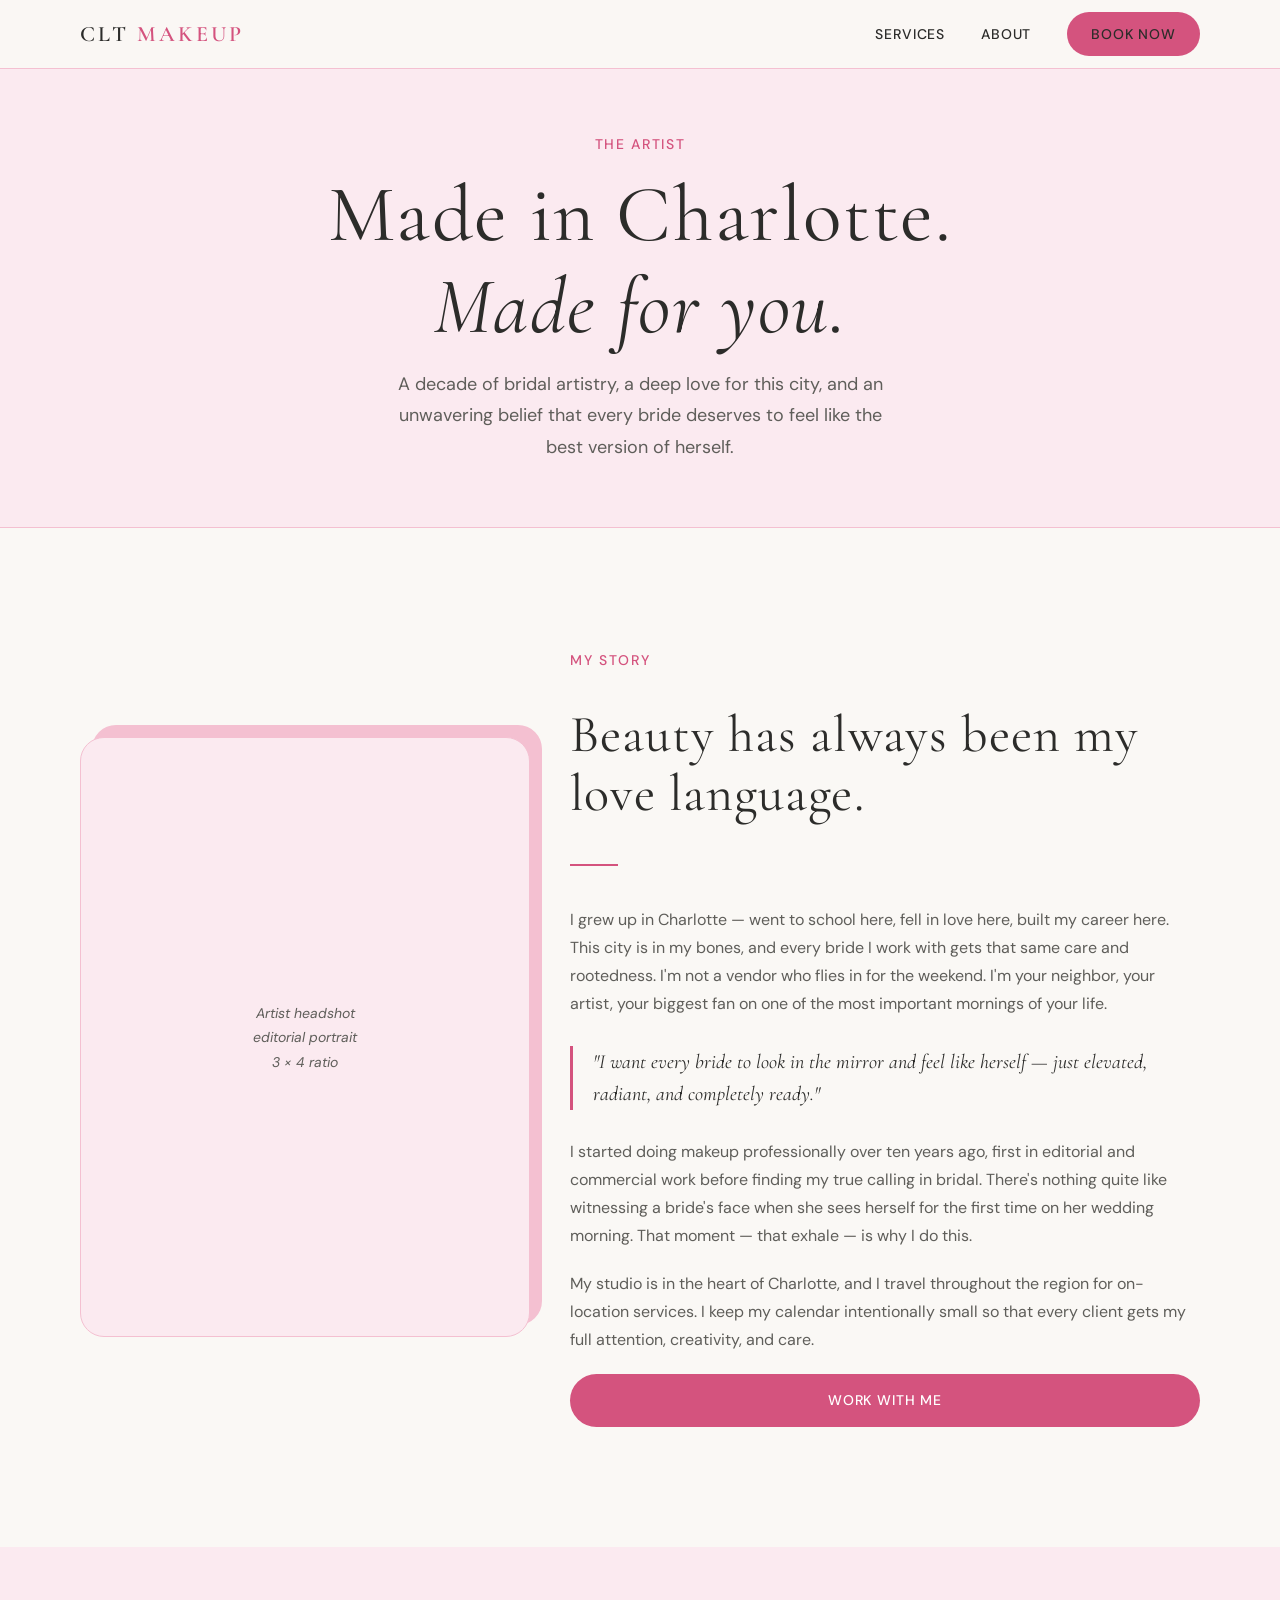
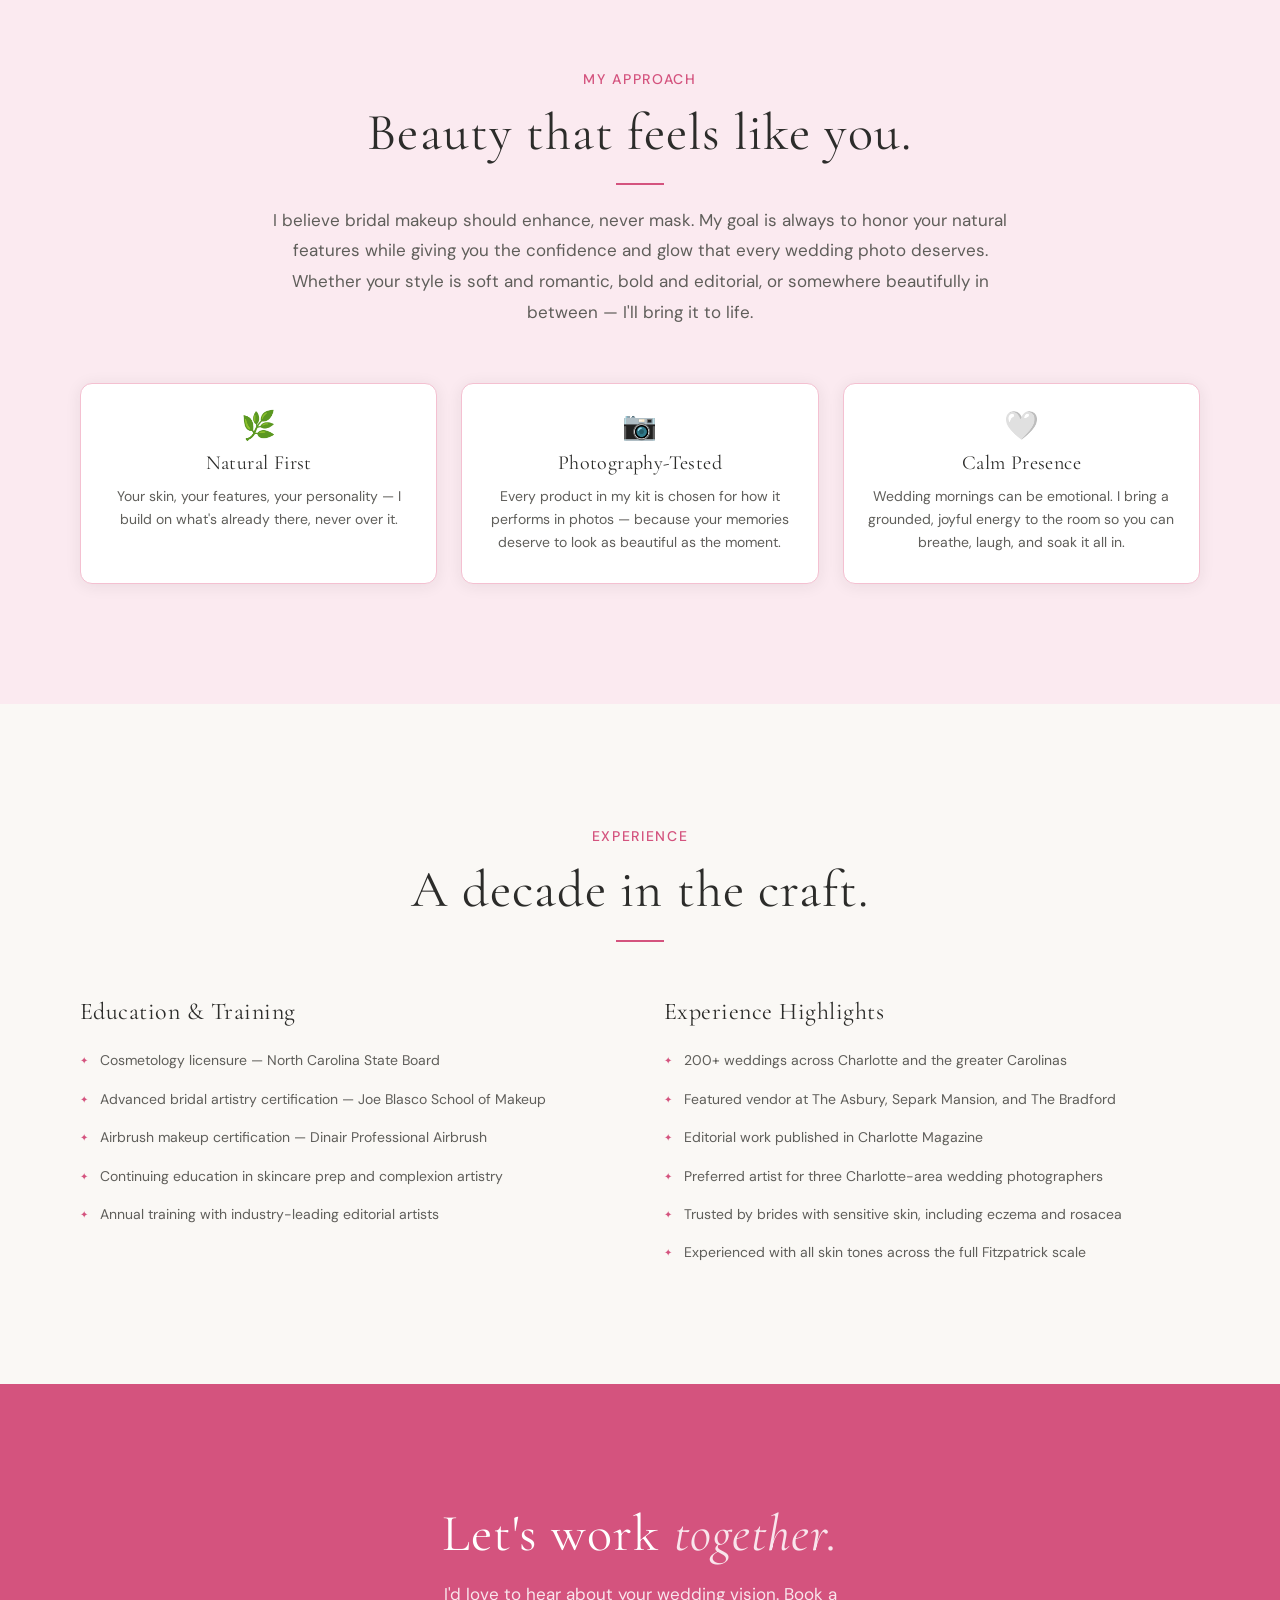
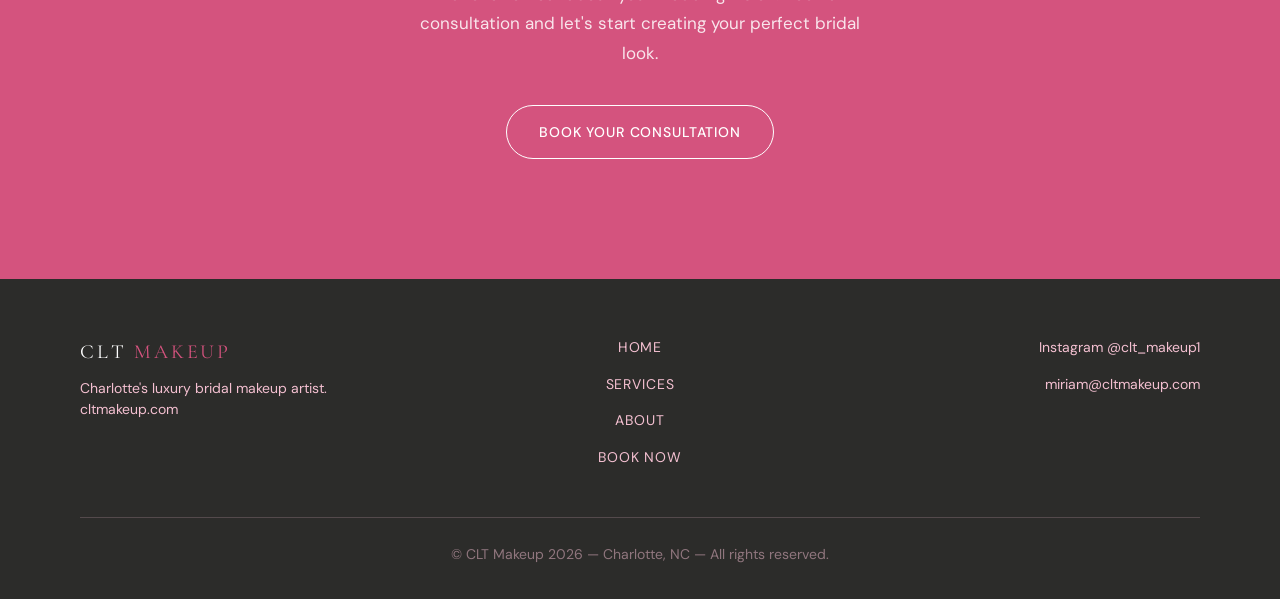
<file: about.html>
<!DOCTYPE html>
<html lang="en">
<head>
  <meta charset="UTF-8" />
  <meta name="viewport" content="width=device-width, initial-scale=1.0" />
  <meta name="description" content="Meet the artist behind CLT Makeup — a Charlotte-based luxury bridal makeup artist with over a decade of experience creating effortless, elevated bridal looks." />

  <!-- Open Graph -->
  <meta property="og:type"        content="website" />
  <meta property="og:url"         content="https://cltmakeup.com/about.html" />
  <meta property="og:title"       content="About the Artist — CLT Makeup" />
  <meta property="og:description" content="Charlotte's luxury bridal makeup artist. A decade of experience, a passion for making every bride feel like herself — elevated." />
  <meta property="og:image"       content="https://cltmakeup.com/images/og-image.jpg" />

  <title>About the Artist — CLT Makeup</title>

  <!-- Google Fonts -->
  <link rel="preconnect" href="https://fonts.googleapis.com" />
  <link rel="preconnect" href="https://fonts.gstatic.com" crossorigin />
  <link
    href="https://fonts.googleapis.com/css2?family=Cormorant+Garamond:ital,wght@0,300;0,400;0,600;1,400&family=DM+Sans:wght@400;500&display=swap"
    rel="stylesheet"
  />

  <!-- Styles -->
  <link rel="stylesheet" href="css/reset.css" />
  <link rel="stylesheet" href="css/variables.css" />
  <link rel="stylesheet" href="css/main.css" />
  <link rel="stylesheet" href="css/about.css" />

  <!-- Google Analytics 4 — replace GA_MEASUREMENT_ID -->
  <!-- <script async src="https://www.googletagmanager.com/gtag/js?id=GA_MEASUREMENT_ID"></script>
  <script>
    window.dataLayer = window.dataLayer || [];
    function gtag(){ dataLayer.push(arguments); }
    gtag('js', new Date());
    gtag('config', 'GA_MEASUREMENT_ID');
  </script> -->
</head>

<body>

  <!-- ══════════════════════════════════════════════════════
       Navigation
       ══════════════════════════════════════════════════════ -->
  <header class="site-nav" role="banner">
    <div class="container">
      <div class="nav-inner">

        <a href="index.html" class="nav-logo" aria-label="CLT Makeup — home">
          CLT <span>MAKEUP</span>
        </a>

        <nav class="nav-links" aria-label="Primary navigation">
          <a href="services.html">Services</a>
          <a href="about.html" aria-current="page">About</a>
          <a href="book.html" class="btn btn-primary">Book Now</a>
        </nav>

        <button
          class="nav-hamburger"
          aria-label="Open navigation menu"
          aria-expanded="false"
          aria-controls="mobile-drawer"
        >
          <span></span>
          <span></span>
          <span></span>
        </button>

      </div>
    </div>

    <nav class="nav-drawer" id="mobile-drawer" aria-label="Mobile navigation">
      <a href="services.html">Services</a>
      <a href="about.html">About</a>
      <a href="book.html">Book Now</a>
    </nav>
  </header>


  <main>

    <!-- ══════════════════════════════════════════════════════
         Page Hero
         ══════════════════════════════════════════════════════ -->
    <section class="about-hero" aria-label="About page header">
      <div class="container">
        <span class="section-eyebrow reveal">The Artist</span>
        <h1 class="reveal">Made in Charlotte.<br /><em>Made for you.</em></h1>
        <p class="reveal">
          A decade of bridal artistry, a deep love for this city, and an
          unwavering belief that every bride deserves to feel like the best
          version of herself.
        </p>
      </div>
    </section>


    <!-- ══════════════════════════════════════════════════════
         Artist Story
         ══════════════════════════════════════════════════════ -->
    <section class="artist-story section" aria-labelledby="story-heading">
      <div class="container">
        <div class="artist-story-inner">

          <!-- Headshot placeholder -->
          <div class="artist-headshot-wrap reveal">
            <div
              class="img-placeholder artist-headshot"
              role="img"
              aria-label="Artist headshot — editorial portrait in warm natural light"
            >
              Artist headshot<br />editorial portrait<br />3 × 4 ratio
            </div>
          </div>

          <!-- Story copy -->
          <div class="artist-story-copy reveal">
            <span class="section-eyebrow">My Story</span>
            <h2 id="story-heading">Beauty has always been my love language.</h2>
            <hr class="divider" style="margin-inline: 0;" />

            <p>
              I grew up in Charlotte — went to school here, fell in love here, built my
              career here. This city is in my bones, and every bride I work with gets
              that same care and rootedness. I'm not a vendor who flies in for the
              weekend. I'm your neighbor, your artist, your biggest fan on one of the
              most important mornings of your life.
            </p>

            <div class="artist-pull-quote">
              <p>
                "I want every bride to look in the mirror and feel like herself —
                just elevated, radiant, and completely ready."
              </p>
            </div>

            <p>
              I started doing makeup professionally over ten years ago, first in
              editorial and commercial work before finding my true calling in bridal.
              There's nothing quite like witnessing a bride's face when she sees herself
              for the first time on her wedding morning. That moment — that exhale — is
              why I do this.
            </p>

            <p>
              My studio is in the heart of Charlotte, and I travel throughout the
              region for on-location services. I keep my calendar intentionally small
              so that every client gets my full attention, creativity, and care.
            </p>

            <a href="book.html" class="btn btn-primary">Work With Me</a>
          </div>

        </div>
      </div>
    </section>


    <!-- ══════════════════════════════════════════════════════
         Philosophy
         ══════════════════════════════════════════════════════ -->
    <section class="philosophy section" aria-labelledby="philosophy-heading">
      <div class="container">

        <div class="philosophy-inner reveal">
          <span class="section-eyebrow">My Approach</span>
          <h2 id="philosophy-heading">Beauty that feels like you.</h2>
          <hr class="divider" />
          <p>
            I believe bridal makeup should enhance, never mask. My goal is always
            to honor your natural features while giving you the confidence and
            glow that every wedding photo deserves. Whether your style is
            soft and romantic, bold and editorial, or somewhere beautifully in between —
            I'll bring it to life.
          </p>
        </div>

        <ul class="philosophy-pillars reveal-stagger">

          <li class="pillar reveal">
            <div class="pillar-icon" aria-hidden="true">🌿</div>
            <h3>Natural First</h3>
            <p>
              Your skin, your features, your personality — I build on what's
              already there, never over it.
            </p>
          </li>

          <li class="pillar reveal">
            <div class="pillar-icon" aria-hidden="true">📷</div>
            <h3>Photography-Tested</h3>
            <p>
              Every product in my kit is chosen for how it performs in photos —
              because your memories deserve to look as beautiful as the moment.
            </p>
          </li>

          <li class="pillar reveal">
            <div class="pillar-icon" aria-hidden="true">🤍</div>
            <h3>Calm Presence</h3>
            <p>
              Wedding mornings can be emotional. I bring a grounded, joyful energy
              to the room so you can breathe, laugh, and soak it all in.
            </p>
          </li>

        </ul>

      </div>
    </section>


    <!-- ══════════════════════════════════════════════════════
         Credentials & Experience
         ══════════════════════════════════════════════════════ -->
    <section class="credentials section" aria-labelledby="credentials-heading">
      <div class="container">

        <div class="section-header reveal">
          <span class="section-eyebrow">Experience</span>
          <h2 id="credentials-heading">A decade in the craft.</h2>
          <hr class="divider" />
        </div>

        <div class="credentials-inner">

          <!-- Education & training -->
          <div class="credentials-col reveal">
            <h3>Education & Training</h3>
            <ul class="credentials-list">
              <li>Cosmetology licensure — North Carolina State Board</li>
              <li>Advanced bridal artistry certification — Joe Blasco School of Makeup</li>
              <li>Airbrush makeup certification — Dinair Professional Airbrush</li>
              <li>Continuing education in skincare prep and complexion artistry</li>
              <li>Annual training with industry-leading editorial artists</li>
            </ul>
          </div>

          <!-- Experience highlights -->
          <div class="credentials-col reveal">
            <h3>Experience Highlights</h3>
            <ul class="credentials-list">
              <li>200+ weddings across Charlotte and the greater Carolinas</li>
              <li>Featured vendor at The Asbury, Separk Mansion, and The Bradford</li>
              <li>Editorial work published in Charlotte Magazine</li>
              <li>Preferred artist for three Charlotte-area wedding photographers</li>
              <li>Trusted by brides with sensitive skin, including eczema and rosacea</li>
              <li>Experienced with all skin tones across the full Fitzpatrick scale</li>
            </ul>
          </div>

        </div>
      </div>
    </section>


    <!-- ══════════════════════════════════════════════════════
         CTA
         ══════════════════════════════════════════════════════ -->
    <section class="about-cta" aria-label="Book a consultation">
      <div class="container">
        <div class="reveal">
          <h2>Let's work <em>together.</em></h2>
          <p>
            I'd love to hear about your wedding vision. Book a consultation and
            let's start creating your perfect bridal look.
          </p>
          <a href="book.html" class="btn btn-ghost">Book Your Consultation</a>
        </div>
      </div>
    </section>

  </main>


  <!-- ══════════════════════════════════════════════════════
       Footer
       ══════════════════════════════════════════════════════ -->
  <footer class="site-footer" role="contentinfo">
    <div class="container">
      <div class="footer-inner">

        <div class="footer-brand">
          <p class="footer-logo">CLT <span>MAKEUP</span></p>
          <p class="footer-tagline">
            Charlotte's luxury bridal makeup artist.<br />
            cltmakeup.com
          </p>
        </div>

        <nav class="footer-nav" aria-label="Footer navigation">
          <a href="index.html">Home</a>
          <a href="services.html">Services</a>
          <a href="about.html">About</a>
          <a href="book.html">Book Now</a>
        </nav>

        <div class="footer-social">
          <a href="https://instagram.com/clt_makeup1"  target="_blank" rel="noopener noreferrer">Instagram @clt_makeup1</a>
          <a href="mailto:miriam@cltmakeup.com">miriam@cltmakeup.com</a>
        </div>

      </div>

      <p class="footer-bottom">
        &copy; CLT Makeup 2026 &mdash; Charlotte, NC &mdash; All rights reserved.
      </p>
    </div>
  </footer>

  <!-- Scripts -->
  <script src="js/nav.js"></script>
  <script src="js/reveal.js"></script>

</body>
</html>
</file>
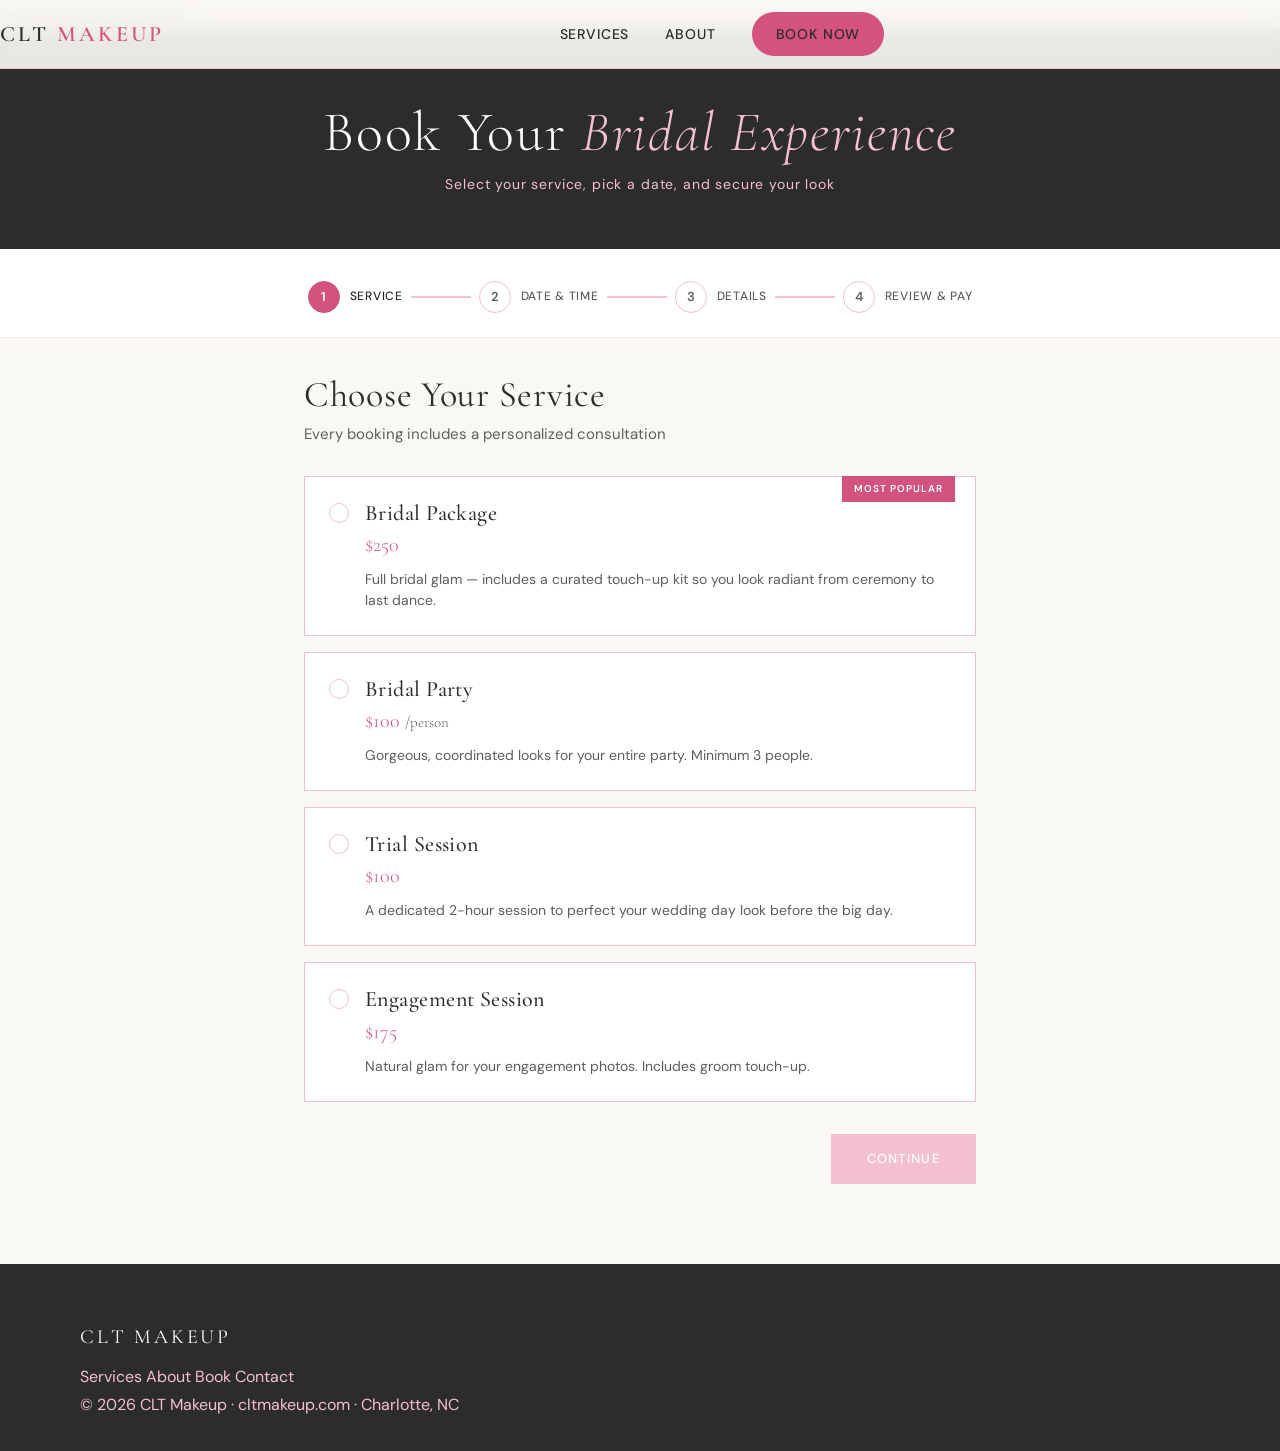
<file: book.html>
<!DOCTYPE html>
<html lang="en">
<head>
  <meta charset="UTF-8">
  <meta name="viewport" content="width=device-width, initial-scale=1.0">
  <meta name="description" content="Book your luxury bridal makeup experience with CLT Makeup in Charlotte, NC. Secure your date with a 50% deposit.">
  <meta property="og:title" content="Book — CLT Makeup">
  <meta property="og:description" content="Book your luxury bridal makeup experience in Charlotte, NC.">
  <title>Book — CLT Makeup | Charlotte's Luxury Bridal Makeup Artist</title>

  <link rel="preconnect" href="https://fonts.googleapis.com">
  <link rel="preconnect" href="https://fonts.gstatic.com" crossorigin>
  <link href="https://fonts.googleapis.com/css2?family=Cormorant+Garamond:ital,wght@0,300;0,400;0,500;0,600;1,300;1,400&family=DM+Sans:ital,wght@0,400;0,500;0,600;1,400&display=swap" rel="stylesheet">

  <!-- Square Web Payments SDK -->
  <script src="https://web.squarecdn.com/v1/square.js"></script>

  <link rel="stylesheet" href="css/reset.css">
  <link rel="stylesheet" href="css/variables.css">
  <link rel="stylesheet" href="css/main.css">
  <style>
    /* ══ BOOKING PAGE STYLES ══ */
    .book-hero {
      text-align: center;
      padding: 56px 24px 40px;
      background: var(--color-charcoal);
    }
    .book-hero h1 {
      font-family: var(--font-heading, 'Cormorant Garamond', serif);
      font-weight: 300;
      font-size: 38px;
      color: var(--color-white);
      letter-spacing: 0.03em;
      margin-bottom: 8px;
    }
    .book-hero h1 em {
      font-style: italic;
      color: var(--color-blush-mid);
    }
    .book-hero p {
      font-size: 14px;
      color: var(--color-blush-mid);
      letter-spacing: 0.06em;
    }

    @media (min-width: 768px) {
      .book-hero { padding: 72px 40px 52px; }
      .book-hero h1 { font-size: 56px; }
    }

    /* ── Progress Steps ── */
    .progress-bar {
      display: flex;
      justify-content: center;
      padding: 32px 24px 24px;
      background: var(--color-white);
      border-bottom: 1px solid var(--color-blush);
    }
    .step-indicator { display: flex; align-items: center; }
    .step { display: flex; align-items: center; gap: 10px; }
    .step-num {
      width: 32px; height: 32px; border-radius: 50%;
      display: flex; align-items: center; justify-content: center;
      font-size: 13px; font-weight: 600;
      border: 1.5px solid var(--color-blush-mid);
      color: var(--color-stone); background: var(--color-white);
      transition: all 0.35s ease; flex-shrink: 0;
    }
    .step-label {
      font-size: 12px; font-weight: 500; letter-spacing: 0.06em;
      text-transform: uppercase; color: var(--color-stone);
      transition: color 0.35s ease; display: none;
    }
    .step.active .step-num { background: var(--color-rose); border-color: var(--color-rose); color: var(--color-white); }
    .step.active .step-label { color: var(--color-charcoal); }
    .step.completed .step-num { background: var(--color-charcoal); border-color: var(--color-charcoal); color: var(--color-white); }
    .step-line {
      width: 40px; height: 1.5px; background: var(--color-blush-mid);
      margin: 0 8px; transition: background 0.35s ease;
    }
    .step-line.active { background: var(--color-charcoal); }

    @media (min-width: 768px) {
      .step-label { display: block; }
      .step-line { width: 60px; }
    }

    /* ── Booking Container ── */
    .booking-container {
      max-width: 720px; margin: 0 auto; padding: 0 24px 80px;
    }
    .booking-step {
      display: none; padding-top: 36px;
      animation: fadeUp 0.4s ease-out;
    }
    .booking-step.active { display: block; }

    @keyframes fadeUp {
      from { opacity: 0; transform: translateY(16px); }
      to   { opacity: 1; transform: translateY(0); }
    }

    .step-title {
      font-family: var(--font-heading, 'Cormorant Garamond', serif);
      font-size: 30px; font-weight: 400; color: var(--color-charcoal); margin-bottom: 6px;
    }
    .step-subtitle { font-size: 15px; color: var(--color-stone); margin-bottom: 28px; }

    @media (min-width: 768px) { .step-title { font-size: 36px; } }

    /* ── Service Cards ── */
    .service-options { display: flex; flex-direction: column; gap: 16px; }
    .service-option {
      display: flex; align-items: flex-start; gap: 16px; padding: 24px;
      background: var(--color-white); border: 1.5px solid var(--color-blush-mid);
      cursor: pointer; transition: border-color 0.25s ease, box-shadow 0.25s ease;
      position: relative;
    }
    .service-option:hover { border-color: #e8a0b8; box-shadow: 0 4px 20px rgba(212,83,126,0.06); }
    .service-option.selected { border-color: var(--color-rose); box-shadow: 0 4px 24px rgba(212,83,126,0.1); }
    .service-radio {
      width: 20px; height: 20px; border-radius: 50%; border: 1.5px solid var(--color-blush-mid);
      flex-shrink: 0; margin-top: 2px; display: flex; align-items: center; justify-content: center;
      transition: border-color 0.25s ease;
    }
    .service-radio::after {
      content: ''; width: 10px; height: 10px; border-radius: 50%;
      background: var(--color-rose); transform: scale(0); transition: transform 0.2s ease;
    }
    .service-option.selected .service-radio { border-color: var(--color-rose); }
    .service-option.selected .service-radio::after { transform: scale(1); }
    .service-info { flex: 1; }
    .service-info h3 {
      font-family: var(--font-heading, 'Cormorant Garamond', serif);
      font-size: 22px; font-weight: 500; color: var(--color-charcoal); margin-bottom: 2px;
    }
    .service-info .service-price {
      font-family: var(--font-heading, 'Cormorant Garamond', serif);
      font-size: 20px; font-weight: 300; color: var(--color-rose); margin-bottom: 6px;
    }
    .service-info p { font-size: 14px; color: var(--color-stone); line-height: 1.5; }
    .service-tag {
      position: absolute; top: -1px; right: 20px; background: var(--color-rose);
      color: var(--color-white); font-size: 10px; font-weight: 600;
      letter-spacing: 0.1em; text-transform: uppercase; padding: 4px 12px 5px;
    }

    /* Party size input */
    .party-size-row {
      display: none; margin-top: 16px; padding: 20px 24px;
      background: var(--color-blush); border-left: 3px solid var(--color-rose);
    }
    .party-size-row.visible { display: flex; align-items: center; gap: 12px; }
    .party-size-row label {
      font-size: 14px; font-weight: 500; color: var(--color-charcoal);
    }
    .party-size-row input {
      width: 70px; padding: 10px 12px; font-family: var(--font-body, 'DM Sans', sans-serif);
      font-size: 15px; border: 1.5px solid var(--color-blush-mid);
      background: var(--color-white); text-align: center; outline: none;
    }
    .party-size-row input:focus { border-color: var(--color-rose); }
    .party-size-note { font-size: 13px; color: var(--color-stone); }

    /* ── Calendar ── */
    .calendar-wrapper {
      background: var(--color-white); border: 1px solid var(--color-blush-mid);
      padding: 24px; margin-bottom: 24px;
    }
    .cal-header { display: flex; justify-content: space-between; align-items: center; margin-bottom: 20px; }
    .cal-month {
      font-family: var(--font-heading, 'Cormorant Garamond', serif);
      font-size: 24px; font-weight: 400; color: var(--color-charcoal);
    }
    .cal-nav { display: flex; gap: 8px; }
    .cal-nav button {
      width: 36px; height: 36px; border: 1px solid var(--color-blush-mid);
      background: var(--color-white); cursor: pointer; display: flex;
      align-items: center; justify-content: center; color: var(--color-charcoal);
      font-size: 16px; transition: border-color 0.2s ease, background 0.2s ease;
    }
    .cal-nav button:hover { border-color: var(--color-rose); background: var(--color-blush); }
    .cal-grid { display: grid; grid-template-columns: repeat(7, 1fr); gap: 4px; }
    .cal-day-label {
      text-align: center; font-size: 11px; font-weight: 600;
      letter-spacing: 0.08em; text-transform: uppercase; color: var(--color-stone); padding: 8px 0;
    }
    .cal-day {
      text-align: center; padding: 10px 0; font-size: 14px; cursor: pointer;
      border-radius: 2px; transition: background 0.2s ease, color 0.2s ease; color: var(--color-charcoal);
    }
    .cal-day:hover:not(.disabled):not(.empty) { background: var(--color-blush); }
    .cal-day.selected { background: var(--color-rose); color: var(--color-white); font-weight: 600; }
    .cal-day.today { border: 1px solid #e8a0b8; }
    .cal-day.disabled { color: var(--color-blush-mid); cursor: default; }
    .cal-day.empty { cursor: default; }

    /* ── Time Slots ── */
    .time-section { margin-top: 8px; }
    .time-label {
      font-family: var(--font-heading, 'Cormorant Garamond', serif);
      font-size: 20px; font-weight: 400; color: var(--color-charcoal); margin-bottom: 12px;
    }
    .time-loading { text-align: center; padding: 24px; color: var(--color-stone); font-size: 14px; }
    .time-grid { display: grid; grid-template-columns: repeat(3, 1fr); gap: 8px; }
    .time-slot {
      padding: 12px 8px; text-align: center; font-size: 14px; font-weight: 500;
      border: 1.5px solid var(--color-blush-mid); background: var(--color-white);
      cursor: pointer; transition: all 0.2s ease; color: var(--color-charcoal);
    }
    .time-slot:hover:not(.unavailable) { border-color: #e8a0b8; background: var(--color-blush); }
    .time-slot.selected { border-color: var(--color-rose); background: var(--color-rose); color: var(--color-white); }
    .time-slot.unavailable {
      color: var(--color-blush-mid); border-color: var(--color-blush);
      cursor: default; text-decoration: line-through;
    }

    @media (min-width: 768px) { .time-grid { grid-template-columns: repeat(4, 1fr); } }

    /* ── Form Fields ── */
    .form-grid { display: grid; grid-template-columns: 1fr; gap: 20px; }
    .form-row-2 { display: grid; grid-template-columns: 1fr; gap: 20px; }
    @media (min-width: 768px) { .form-row-2 { grid-template-columns: 1fr 1fr; } }
    .form-group label {
      display: block; font-size: 12px; font-weight: 600; letter-spacing: 0.06em;
      text-transform: uppercase; color: var(--color-stone); margin-bottom: 6px;
    }
    .form-group input, .form-group textarea, .form-group select {
      width: 100%; padding: 14px 16px; font-family: var(--font-body, 'DM Sans', sans-serif);
      font-size: 15px; border: 1.5px solid var(--color-blush-mid);
      background: var(--color-white); color: var(--color-charcoal); outline: none;
      transition: border-color 0.2s ease;
    }
    .form-group input:focus, .form-group textarea:focus { border-color: var(--color-rose); }
    .form-group input::placeholder, .form-group textarea::placeholder { color: var(--color-stone); opacity: 0.5; }
    .form-group textarea { resize: vertical; min-height: 100px; }

    /* ── Review Card ── */
    .review-card {
      background: var(--color-white); border: 1px solid var(--color-blush-mid);
      padding: 32px; margin-bottom: 24px;
    }
    .review-card h3 {
      font-family: var(--font-heading, 'Cormorant Garamond', serif);
      font-size: 22px; font-weight: 400; color: var(--color-charcoal);
      margin-bottom: 20px; padding-bottom: 12px; border-bottom: 1px solid var(--color-blush);
    }
    .review-row { display: flex; justify-content: space-between; align-items: baseline; padding: 8px 0; }
    .review-label {
      font-size: 13px; font-weight: 500; letter-spacing: 0.04em;
      text-transform: uppercase; color: var(--color-stone);
    }
    .review-value { font-size: 15px; color: var(--color-charcoal); text-align: right; }
    .review-divider { height: 1px; background: var(--color-blush); margin: 16px 0; }
    .review-total { display: flex; justify-content: space-between; align-items: baseline; padding: 12px 0 0; }
    .review-total .review-label { font-size: 14px; color: var(--color-charcoal); font-weight: 600; }
    .review-total .review-value {
      font-family: var(--font-heading, 'Cormorant Garamond', serif);
      font-size: 28px; font-weight: 400; color: var(--color-rose);
    }

    /* ── Payment Card Input ── */
    .payment-section { margin-bottom: 24px; }
    .payment-section h3 {
      font-family: var(--font-heading, 'Cormorant Garamond', serif);
      font-size: 22px; font-weight: 400; margin-bottom: 16px;
    }
    #card-container {
      min-height: 90px; padding: 16px;
      border: 1.5px solid var(--color-blush-mid);
      background: var(--color-white); transition: border-color 0.2s ease;
    }
    #card-container:focus-within { border-color: var(--color-rose); }

    .deposit-note {
      background: var(--color-blush); padding: 16px 20px; margin-bottom: 24px;
      font-size: 14px; color: var(--color-charcoal);
      border-left: 3px solid var(--color-rose); line-height: 1.5;
    }
    .deposit-note strong { color: var(--color-rose); }

    .payment-error {
      display: none; margin-top: 12px; padding: 12px 16px;
      background: #fef2f2; border-left: 3px solid #E53935;
      font-size: 14px; color: #b71c1c;
    }

    /* ── Confirmation ── */
    .confirmation { text-align: center; padding: 48px 0; }
    .confirm-icon {
      width: 72px; height: 72px; border-radius: 50%; background: var(--color-blush);
      margin: 0 auto 24px; display: flex; align-items: center; justify-content: center;
    }
    .confirm-icon svg { width: 36px; height: 36px; stroke: #5a9a6e; fill: none; stroke-width: 2; }
    .confirmation h2 {
      font-family: var(--font-heading, 'Cormorant Garamond', serif);
      font-size: 36px; font-weight: 300; color: var(--color-charcoal); margin-bottom: 8px;
    }
    .confirmation h2 em { font-style: italic; color: var(--color-rose); }
    .confirmation p { font-size: 15px; color: var(--color-stone); max-width: 440px; margin: 0 auto 16px; }
    .confirm-details {
      max-width: 400px; margin: 24px auto 0; text-align: left;
      background: var(--color-white); border: 1px solid var(--color-blush-mid); padding: 24px;
    }
    .confirm-details .review-row { padding: 6px 0; }

    /* ── Buttons ── */
    .btn-row { display: flex; justify-content: space-between; align-items: center; margin-top: 32px; gap: 16px; }
    .btn-book {
      font-family: var(--font-body, 'DM Sans', sans-serif);
      font-size: 13px; font-weight: 500; letter-spacing: 0.1em; text-transform: uppercase;
      padding: 14px 36px; border: none; cursor: pointer; transition: all 0.25s ease;
    }
    .btn-book.primary { background: var(--color-rose); color: var(--color-white); }
    .btn-book.primary:hover { background: #b94069; transform: scale(1.02); }
    .btn-book.primary:disabled { background: var(--color-blush-mid); cursor: not-allowed; transform: none; }
    .btn-book.back {
      background: none; color: var(--color-stone); padding: 14px 20px;
      border: 1.5px solid var(--color-blush-mid);
    }
    .btn-book.back:hover { border-color: var(--color-stone); }
    .btn-book.pay {
      background: var(--color-charcoal); color: var(--color-white);
      padding: 16px 44px; font-size: 14px; width: 100%;
    }
    .btn-book.pay:hover { background: #1a1a18; }
    .btn-book.pay:disabled { background: var(--color-stone); cursor: not-allowed; }

    .spinner-inline {
      display: inline-block; width: 14px; height: 14px;
      border: 2px solid rgba(255,255,255,0.3); border-top-color: #fff;
      border-radius: 50%; animation: spin 0.6s linear infinite;
      vertical-align: middle; margin-right: 8px;
    }
    @keyframes spin { to { transform: rotate(360deg); } }
  </style>
</head>
<body>

  <!-- Nav is loaded from the existing site nav structure -->
  <header class="site-nav">
    <div class="nav-inner">
      <a href="index.html" class="nav-logo">CLT <span>MAKEUP</span></a>
      <nav class="nav-links">
        <a href="services.html">Services</a>
        <a href="about.html">About</a>
        <a href="book.html" class="btn btn-primary">Book Now</a>
      </nav>
      <button class="hamburger" aria-label="Toggle menu">
        <span></span><span></span><span></span>
      </button>
    </div>
  </header>
  <div class="mobile-menu">
    <a href="services.html">Services</a>
    <a href="about.html">About</a>
    <a href="book.html">Book Now</a>
  </div>

  <main>
    <!-- Hero -->
    <div class="book-hero">
      <h1>Book Your <em>Bridal Experience</em></h1>
      <p>Select your service, pick a date, and secure your look</p>
    </div>

    <!-- Progress -->
    <div class="progress-bar" id="progressBar">
      <div class="step-indicator">
        <div class="step active" data-step="1">
          <div class="step-num">1</div><div class="step-label">Service</div>
        </div>
        <div class="step-line"></div>
        <div class="step" data-step="2">
          <div class="step-num">2</div><div class="step-label">Date & Time</div>
        </div>
        <div class="step-line"></div>
        <div class="step" data-step="3">
          <div class="step-num">3</div><div class="step-label">Details</div>
        </div>
        <div class="step-line"></div>
        <div class="step" data-step="4">
          <div class="step-num">4</div><div class="step-label">Review & Pay</div>
        </div>
      </div>
    </div>

    <div class="booking-container">

      <!-- STEP 1: Service -->
      <div class="booking-step active" id="step1">
        <h2 class="step-title">Choose Your Service</h2>
        <p class="step-subtitle">Every booking includes a personalized consultation</p>
        <div class="service-options">
          <div class="service-option" data-service="bridal" data-price="250">
            <div class="service-radio"></div>
            <div class="service-info">
              <h3>Bridal Package</h3>
              <div class="service-price">$250</div>
              <p>Full bridal glam — includes a curated touch-up kit so you look radiant from ceremony to last dance.</p>
            </div>
            <div class="service-tag">Most Popular</div>
          </div>
          <div class="service-option" data-service="party" data-price="100">
            <div class="service-radio"></div>
            <div class="service-info">
              <h3>Bridal Party</h3>
              <div class="service-price">$100 <span style="font-size:15px;color:var(--color-stone)">/person</span></div>
              <p>Gorgeous, coordinated looks for your entire party. Minimum 3 people.</p>
            </div>
          </div>
          <div class="service-option" data-service="trial" data-price="100">
            <div class="service-radio"></div>
            <div class="service-info">
              <h3>Trial Session</h3>
              <div class="service-price">$100</div>
              <p>A dedicated 2-hour session to perfect your wedding day look before the big day.</p>
            </div>
          </div>
          <div class="service-option" data-service="engagement" data-price="175">
            <div class="service-radio"></div>
            <div class="service-info">
              <h3>Engagement Session</h3>
              <div class="service-price">$175</div>
              <p>Natural glam for your engagement photos. Includes groom touch-up.</p>
            </div>
          </div>
        </div>
        <div class="party-size-row" id="partySizeRow">
          <label for="partySize">How many people?</label>
          <input type="number" id="partySize" min="3" max="15" value="3" />
          <span class="party-size-note">(minimum 3)</span>
        </div>
        <div class="btn-row" style="justify-content:flex-end;">
          <button class="btn-book primary" id="toStep2" disabled>Continue</button>
        </div>
      </div>

      <!-- STEP 2: Date & Time -->
      <div class="booking-step" id="step2">
        <h2 class="step-title">Pick a Date & Time</h2>
        <p class="step-subtitle">Choose from Miriam's available appointment slots</p>
        <div class="calendar-wrapper">
          <div class="cal-header">
            <span class="cal-month" id="calMonth"></span>
            <div class="cal-nav">
              <button id="calPrev">&#8249;</button>
              <button id="calNext">&#8250;</button>
            </div>
          </div>
          <div class="cal-grid" id="calGrid"></div>
        </div>
        <div class="time-section" id="timeSection" style="display:none;">
          <div class="time-label" id="timeLabel"></div>
          <div id="timeContent"></div>
        </div>
        <div class="btn-row">
          <button class="btn-book back" id="backTo1">Back</button>
          <button class="btn-book primary" id="toStep3" disabled>Continue</button>
        </div>
      </div>

      <!-- STEP 3: Details -->
      <div class="booking-step" id="step3">
        <h2 class="step-title">Your Details</h2>
        <p class="step-subtitle">Tell us about you and your big day</p>
        <div class="form-grid">
          <div class="form-row-2">
            <div class="form-group">
              <label for="firstName">First Name *</label>
              <input type="text" id="firstName" placeholder="Your first name" required />
            </div>
            <div class="form-group">
              <label for="lastName">Last Name *</label>
              <input type="text" id="lastName" placeholder="Your last name" required />
            </div>
          </div>
          <div class="form-row-2">
            <div class="form-group">
              <label for="email">Email *</label>
              <input type="email" id="email" placeholder="you@email.com" required />
            </div>
            <div class="form-group">
              <label for="phone">Phone</label>
              <input type="tel" id="phone" placeholder="(704) 555-0123" />
            </div>
          </div>
          <div class="form-group">
            <label for="weddingDate">Wedding Date</label>
            <input type="date" id="weddingDate" />
          </div>
          <div class="form-group">
            <label for="venue">Wedding Venue</label>
            <input type="text" id="venue" placeholder="e.g. The Asbury, Separk Mansion..." />
          </div>
          <div class="form-group">
            <label for="notes">Anything else we should know?</label>
            <textarea id="notes" placeholder="Skin concerns, inspiration photos, number of people in your bridal party..."></textarea>
          </div>
        </div>
        <div class="btn-row">
          <button class="btn-book back" id="backTo2">Back</button>
          <button class="btn-book primary" id="toStep4">Continue</button>
        </div>
      </div>

      <!-- STEP 4: Review & Pay -->
      <div class="booking-step" id="step4">
        <h2 class="step-title">Review & Confirm</h2>
        <p class="step-subtitle">Double-check your details, then secure your booking</p>
        <div class="review-card">
          <h3>Booking Summary</h3>
          <div class="review-row"><span class="review-label">Service</span><span class="review-value" id="revService">—</span></div>
          <div class="review-row"><span class="review-label">Date</span><span class="review-value" id="revDate">—</span></div>
          <div class="review-row"><span class="review-label">Time</span><span class="review-value" id="revTime">—</span></div>
          <div class="review-row"><span class="review-label">Name</span><span class="review-value" id="revName">—</span></div>
          <div class="review-row"><span class="review-label">Email</span><span class="review-value" id="revEmail">—</span></div>
          <div class="review-divider"></div>
          <div class="review-row"><span class="review-label">Service Total</span><span class="review-value" id="revTotal">—</span></div>
          <div class="review-total"><span class="review-label">Deposit Due Today (50%)</span><span class="review-value" id="revDeposit">—</span></div>
        </div>
        <div class="deposit-note">
          <strong>About your deposit:</strong> A 50% deposit is required to secure your booking.
          The remaining balance is due on the day of your appointment. You'll receive a confirmation email
          and calendar invite with all the details.
        </div>
        <div class="payment-section">
          <h3>Payment Details</h3>
          <div id="card-container"></div>
          <div class="payment-error" id="paymentError"></div>
        </div>
        <div class="btn-row" style="flex-direction:column;">
          <button class="btn-book pay" id="payBtn" disabled>Pay Deposit & Book</button>
          <button class="btn-book back" id="backTo3" style="width:100%;text-align:center;">Back</button>
        </div>
      </div>

      <!-- STEP 5: Confirmation -->
      <div class="booking-step" id="step5">
        <div class="confirmation">
          <div class="confirm-icon">
            <svg viewBox="0 0 24 24" xmlns="http://www.w3.org/2000/svg" stroke-linecap="round" stroke-linejoin="round">
              <polyline points="20 6 9 17 4 12"/>
            </svg>
          </div>
          <h2>You're <em>booked!</em></h2>
          <p>A confirmation email and calendar invite are on their way to <strong id="confirmEmail"></strong>.</p>
          <p>We can't wait to make your day beautiful.</p>
          <div class="confirm-details" id="confirmDetails"></div>
          <p style="font-size:13px; color:var(--color-stone); margin-top:24px;">
            Questions? Reach out at <a href="mailto:miriam@cltmakeup.com" style="color:var(--color-rose);">miriam@cltmakeup.com</a>
          </p>
        </div>
      </div>

    </div>
  </main>

  <!-- Footer loaded from existing site structure -->
  <footer class="site-footer">
    <div class="container">
      <div class="footer-logo">CLT MAKEUP</div>
      <nav class="footer-links">
        <a href="services.html">Services</a>
        <a href="about.html">About</a>
        <a href="book.html">Book</a>
        <a href="mailto:miriam@cltmakeup.com">Contact</a>
      </nav>
      <p class="footer-copy">&copy; 2026 CLT Makeup &middot; cltmakeup.com &middot; Charlotte, NC</p>
    </div>
  </footer>

  <script src="js/nav.js"></script>
  <script>
    // ════════════════════════════════════════
    // CLT Makeup — Production Booking System
    // ════════════════════════════════════════

    var API_BASE = "/.netlify/functions";
    var SQUARE_APP_ID = "sq0idp-gSk8hfl9Ki9DGEssqxHJMQ";
    var SQUARE_LOCATION_ID = "LGKJV87PVQ78Q";

    var selectedService = null;
    var selectedPrice = 0;
    var selectedDate = null;
    var selectedDateStr = null;
    var selectedTime = null;
    var selectedSlotStart = null;
    var currentMonth = new Date().getMonth();
    var currentYear = new Date().getFullYear();
    var card = null; // Square card instance

    var SERVICES = {
      bridal:     { name: "Bridal Package", price: 250 },
      party:      { name: "Bridal Party", price: 100 },
      trial:      { name: "Trial Session", price: 100 },
      engagement: { name: "Engagement Session", price: 175 },
    };

    var months = ["January","February","March","April","May","June","July","August","September","October","November","December"];
    var dayLabels = ["Sun","Mon","Tue","Wed","Thu","Fri","Sat"];

    // ── SERVICE SELECTION ──
    document.querySelectorAll(".service-option").forEach(function(opt) {
      opt.addEventListener("click", function() {
        document.querySelectorAll(".service-option").forEach(function(o) { o.classList.remove("selected"); });
        opt.classList.add("selected");
        selectedService = opt.dataset.service;
        selectedPrice = parseInt(opt.dataset.price);
        document.getElementById("toStep2").disabled = false;

        // Show party size input
        var row = document.getElementById("partySizeRow");
        if (selectedService === "party") {
          row.classList.add("visible");
        } else {
          row.classList.remove("visible");
        }
      });
    });

    // ── STEP NAVIGATION ──
    function showStep(n) {
      document.querySelectorAll(".booking-step").forEach(function(s) { s.classList.remove("active"); });
      document.getElementById("step" + n).classList.add("active");
      document.querySelectorAll(".step").forEach(function(s, i) {
        s.classList.remove("active", "completed");
        if (i + 1 < n) s.classList.add("completed");
        if (i + 1 === n) s.classList.add("active");
      });
      document.querySelectorAll(".step-line").forEach(function(l, i) {
        l.classList.toggle("active", i + 1 < n);
      });
      window.scrollTo({ top: 0, behavior: "smooth" });
    }

    document.getElementById("toStep2").addEventListener("click", function() { showStep(2); renderCalendar(); });
    document.getElementById("backTo1").addEventListener("click", function() { showStep(1); });
    document.getElementById("toStep3").addEventListener("click", function() { showStep(3); });
    document.getElementById("backTo2").addEventListener("click", function() { showStep(2); });
    document.getElementById("toStep4").addEventListener("click", function() {
      // Validate required fields
      var fn = document.getElementById("firstName").value.trim();
      var ln = document.getElementById("lastName").value.trim();
      var em = document.getElementById("email").value.trim();
      if (!fn || !ln || !em) {
        alert("Please fill in your name and email.");
        return;
      }
      populateReview();
      showStep(4);
      initSquareCard();
    });
    document.getElementById("backTo3").addEventListener("click", function() { showStep(3); });

    // ── CALENDAR ──
    document.getElementById("calPrev").addEventListener("click", function() {
      currentMonth--;
      if (currentMonth < 0) { currentMonth = 11; currentYear--; }
      renderCalendar();
    });
    document.getElementById("calNext").addEventListener("click", function() {
      currentMonth++;
      if (currentMonth > 11) { currentMonth = 0; currentYear++; }
      renderCalendar();
    });

    function renderCalendar() {
      var grid = document.getElementById("calGrid");
      grid.innerHTML = "";
      document.getElementById("calMonth").textContent = months[currentMonth] + " " + currentYear;

      dayLabels.forEach(function(d) {
        var el = document.createElement("div");
        el.className = "cal-day-label";
        el.textContent = d;
        grid.appendChild(el);
      });

      var firstDay = new Date(currentYear, currentMonth, 1).getDay();
      var daysInMonth = new Date(currentYear, currentMonth + 1, 0).getDate();
      var today = new Date();
      var minDate = new Date();
      minDate.setDate(minDate.getDate() + 7);
      minDate.setHours(0, 0, 0, 0);

      for (var i = 0; i < firstDay; i++) {
        var empty = document.createElement("div");
        empty.className = "cal-day empty";
        grid.appendChild(empty);
      }

      for (var d = 1; d <= daysInMonth; d++) {
        var el = document.createElement("div");
        el.className = "cal-day";
        el.textContent = d;
        var thisDate = new Date(currentYear, currentMonth, d);

        if (thisDate < minDate || thisDate.getDay() === 0) {
          el.classList.add("disabled");
        }

        if (d === today.getDate() && currentMonth === today.getMonth() && currentYear === today.getFullYear()) {
          el.classList.add("today");
        }

        if (selectedDate && d === selectedDate.getDate() && currentMonth === selectedDate.getMonth() && currentYear === selectedDate.getFullYear()) {
          el.classList.add("selected");
        }

        (function(day) {
          if (!el.classList.contains("disabled")) {
            el.addEventListener("click", function() {
              selectedDate = new Date(currentYear, currentMonth, day);
              var m = String(currentMonth + 1).padStart(2, "0");
              var dd = String(day).padStart(2, "0");
              selectedDateStr = currentYear + "-" + m + "-" + dd;
              selectedTime = null;
              selectedSlotStart = null;
              document.getElementById("toStep3").disabled = true;
              renderCalendar();
              fetchTimeSlots();
            });
          }
        })(d);

        grid.appendChild(el);
      }
    }

    // ── FETCH REAL AVAILABILITY ──
    function fetchTimeSlots() {
      var section = document.getElementById("timeSection");
      section.style.display = "block";

      var dateStr = selectedDate.toLocaleDateString("en-US", { weekday: "long", month: "long", day: "numeric" });
      document.getElementById("timeLabel").textContent = "Available on " + dateStr;
      document.getElementById("timeContent").innerHTML = '<div class="time-loading"><span class="spinner-inline"></span> Checking availability...</div>';

      fetch(API_BASE + "/check-availability", {
        method: "POST",
        headers: { "Content-Type": "application/json" },
        body: JSON.stringify({ date: selectedDateStr }),
      })
      .then(function(res) { return res.json(); })
      .then(function(data) {
        if (data.error) {
          document.getElementById("timeContent").innerHTML = '<div class="time-loading">' + data.error + '</div>';
          return;
        }
        if (data.message && (!data.slots || data.slots.length === 0)) {
          document.getElementById("timeContent").innerHTML = '<div class="time-loading">' + data.message + '</div>';
          return;
        }
        renderTimeSlots(data.slots);
      })
      .catch(function(err) {
        document.getElementById("timeContent").innerHTML = '<div class="time-loading">Unable to check availability. Please try again.</div>';
      });
    }

    function renderTimeSlots(slots) {
      var grid = document.createElement("div");
      grid.className = "time-grid";

      slots.forEach(function(slot) {
        var el = document.createElement("div");
        el.className = "time-slot";
        el.textContent = slot.time;

        if (!slot.available) {
          el.classList.add("unavailable");
        } else {
          if (selectedTime === slot.time) el.classList.add("selected");
          el.addEventListener("click", function() {
            selectedTime = slot.time;
            selectedSlotStart = slot.start;
            document.getElementById("toStep3").disabled = false;
            // Re-render to update selection
            renderTimeSlots(slots);
          });
        }
        grid.appendChild(el);
      });

      document.getElementById("timeContent").innerHTML = "";
      document.getElementById("timeContent").appendChild(grid);
    }

    // ── REVIEW ──
    function populateReview() {
      var svc = SERVICES[selectedService];
      var total = svc.price;
      var serviceName = svc.name;

      if (selectedService === "party") {
        var ps = parseInt(document.getElementById("partySize").value) || 3;
        if (ps < 3) ps = 3;
        total = svc.price * ps;
        serviceName = svc.name + " (" + ps + " people)";
      }

      selectedPrice = total;

      document.getElementById("revService").textContent = serviceName;
      document.getElementById("revDate").textContent = selectedDate
        ? selectedDate.toLocaleDateString("en-US", { weekday: "long", month: "long", day: "numeric", year: "numeric" })
        : "—";
      document.getElementById("revTime").textContent = selectedTime || "—";
      document.getElementById("revName").textContent =
        (document.getElementById("firstName").value + " " + document.getElementById("lastName").value).trim();
      document.getElementById("revEmail").textContent = document.getElementById("email").value;
      document.getElementById("revTotal").textContent = "$" + total;
      document.getElementById("revDeposit").textContent = "$" + (total / 2);
    }

    // ── SQUARE WEB PAYMENTS SDK ──
    async function initSquareCard() {
      if (card) {
        document.getElementById("payBtn").disabled = false;
        return; // Already initialized
      }

      try {
        var payments = window.Square.payments(SQUARE_APP_ID, SQUARE_LOCATION_ID);
        card = await payments.card();
        await card.attach("#card-container");
        document.getElementById("payBtn").disabled = false;
      } catch (err) {
        console.error("Square init error:", err);
        document.getElementById("paymentError").style.display = "block";
        document.getElementById("paymentError").textContent = "Unable to load payment form. Please refresh and try again.";
      }
    }

    // ── PAY & BOOK ──
    document.getElementById("payBtn").addEventListener("click", async function() {
      var btn = document.getElementById("payBtn");
      var errEl = document.getElementById("paymentError");
      errEl.style.display = "none";
      btn.disabled = true;
      btn.innerHTML = '<span class="spinner-inline"></span> Processing...';

      try {
        // Tokenize the card
        var result = await card.tokenize();
        if (result.status !== "OK") {
          throw new Error(result.errors ? result.errors[0].message : "Card verification failed");
        }

        var sourceId = result.token;

        // Call create-booking
        var ps = selectedService === "party" ? (parseInt(document.getElementById("partySize").value) || 3) : null;

        var bookingData = {
          service: selectedService,
          date: selectedDateStr,
          time: selectedTime,
          slotStart: selectedSlotStart,
          firstName: document.getElementById("firstName").value.trim(),
          lastName: document.getElementById("lastName").value.trim(),
          email: document.getElementById("email").value.trim(),
          phone: document.getElementById("phone").value.trim(),
          weddingDate: document.getElementById("weddingDate").value,
          venue: document.getElementById("venue").value.trim(),
          notes: document.getElementById("notes").value.trim(),
          sourceId: sourceId,
          partySize: ps,
        };

        var res = await fetch(API_BASE + "/create-booking", {
          method: "POST",
          headers: { "Content-Type": "application/json" },
          body: JSON.stringify(bookingData),
        });

        var data = await res.json();

        if (!res.ok || data.error) {
          throw new Error(data.error || "Booking failed");
        }

        // Success — show confirmation
        showConfirmation(data.confirmation);

      } catch (err) {
        errEl.style.display = "block";
        errEl.textContent = err.message || "Something went wrong. Please try again.";
        btn.disabled = false;
        btn.textContent = "Pay Deposit & Book";
      }
    });

    function showConfirmation(conf) {
      document.getElementById("confirmEmail").textContent = conf.email;
      document.getElementById("confirmDetails").innerHTML =
        '<div class="review-row"><span class="review-label">Service</span><span class="review-value">' + conf.service + '</span></div>' +
        '<div class="review-row"><span class="review-label">Date</span><span class="review-value">' + conf.date + '</span></div>' +
        '<div class="review-row"><span class="review-label">Time</span><span class="review-value">' + conf.time + '</span></div>' +
        '<div class="review-row"><span class="review-label">Deposit Paid</span><span class="review-value" style="color:var(--color-rose);font-weight:600;">' + conf.depositCharged + '</span></div>' +
        '<div class="review-row"><span class="review-label">Remaining</span><span class="review-value">' + conf.remainingBalance + '</span></div>' +
        (conf.receiptUrl ? '<div style="text-align:center;margin-top:12px;"><a href="' + conf.receiptUrl + '" target="_blank" style="color:var(--color-rose);font-size:13px;">View Receipt</a></div>' : '');

      document.getElementById("progressBar").style.display = "none";
      showStep(5);
    }
  </script>

</body>
</html>
</file>
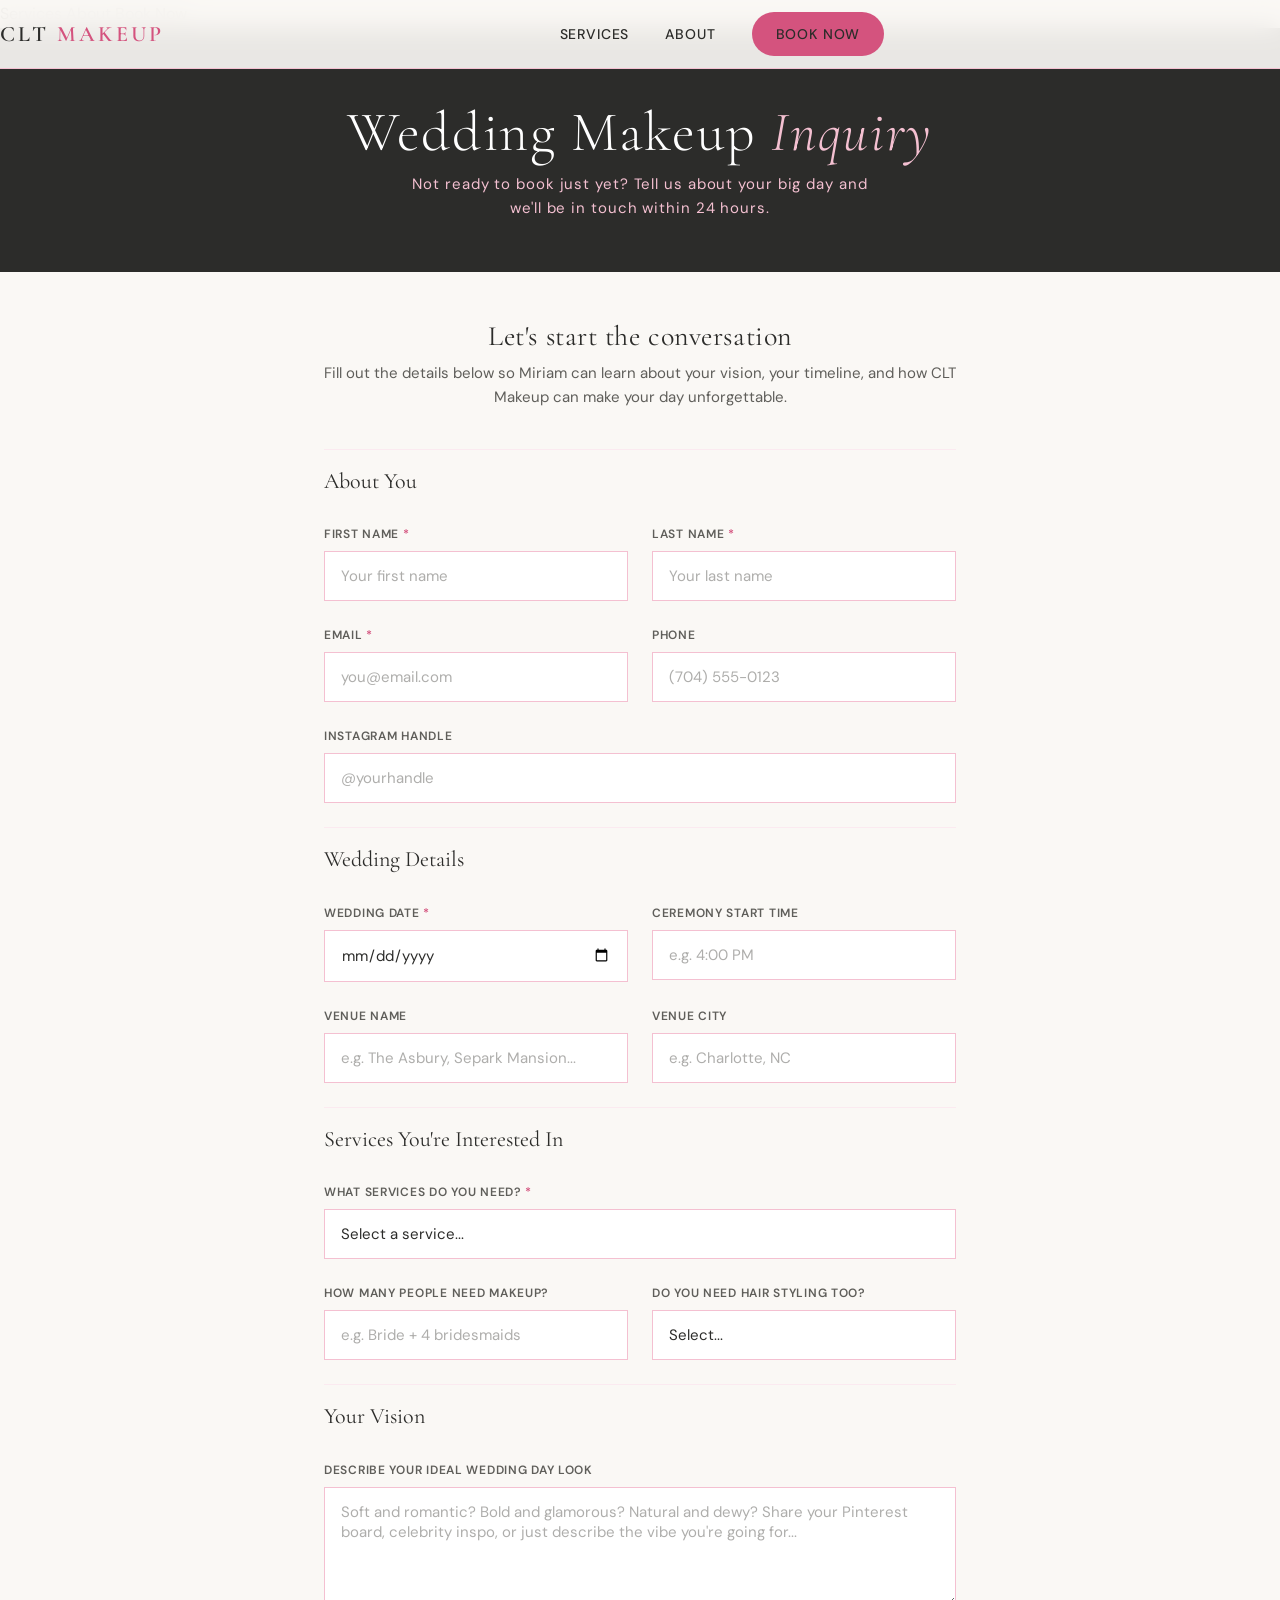
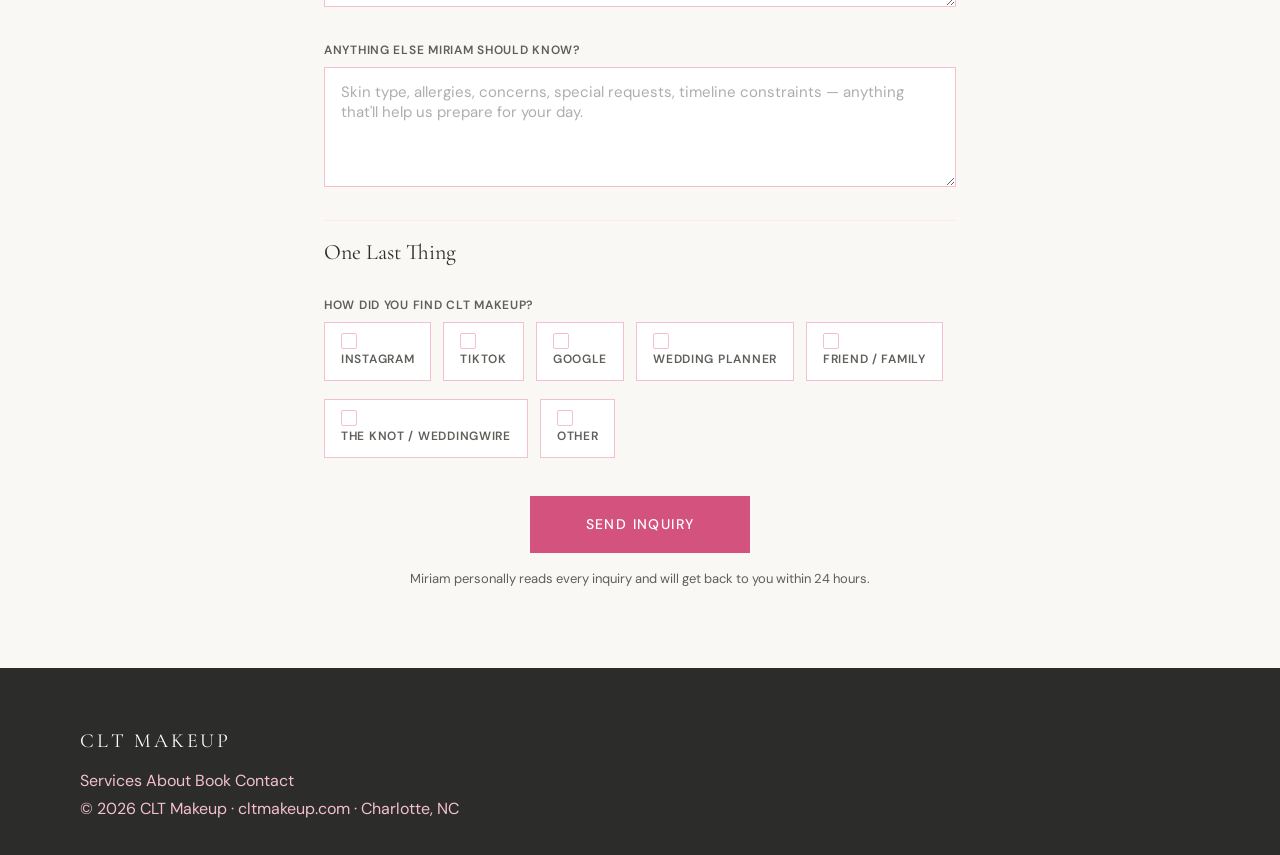
<file: inquiry.html>
<!DOCTYPE html>
<html lang="en">
<head>
  <meta charset="UTF-8">
  <meta name="viewport" content="width=device-width, initial-scale=1.0">
  <meta name="description" content="Inquire about luxury bridal makeup with CLT Makeup in Charlotte, NC. Tell us about your wedding and we'll get back to you within 24 hours.">
  <meta property="og:title" content="Wedding Inquiry — CLT Makeup">
  <meta property="og:description" content="Start the conversation about your wedding day glam. CLT Makeup — Charlotte's luxury bridal makeup artist.">
  <title>Wedding Inquiry — CLT Makeup | Charlotte's Luxury Bridal Makeup Artist</title>

  <link rel="preconnect" href="https://fonts.googleapis.com">
  <link rel="preconnect" href="https://fonts.gstatic.com" crossorigin>
  <link href="https://fonts.googleapis.com/css2?family=Cormorant+Garamond:ital,wght@0,300;0,400;0,500;0,600;1,300;1,400&family=DM+Sans:ital,wght@0,400;0,500;0,600;1,400&display=swap" rel="stylesheet">

  <link rel="stylesheet" href="css/reset.css">
  <link rel="stylesheet" href="css/variables.css">
  <link rel="stylesheet" href="css/main.css">
  <style>
    /* ══ INQUIRY PAGE STYLES ══ */
    .inquiry-hero {
      text-align: center;
      padding: 56px 24px 40px;
      background: var(--color-charcoal);
    }
    .inquiry-hero h1 {
      font-family: var(--font-heading, 'Cormorant Garamond', serif);
      font-weight: 300;
      font-size: 38px;
      color: var(--color-white);
      letter-spacing: 0.03em;
      margin-bottom: 8px;
    }
    .inquiry-hero h1 em {
      font-style: italic;
      color: var(--color-blush-mid);
    }
    .inquiry-hero p {
      font-size: 14px;
      color: var(--color-blush-mid);
      letter-spacing: 0.06em;
      max-width: 480px;
      margin: 0 auto;
      line-height: 1.6;
    }

    @media (min-width: 768px) {
      .inquiry-hero { padding: 72px 40px 52px; }
      .inquiry-hero h1 { font-size: 56px; }
      .inquiry-hero p { font-size: 15px; }
    }

    /* ── Form Container ── */
    .inquiry-container {
      max-width: 680px;
      margin: 0 auto;
      padding: 48px 24px 80px;
    }

    .inquiry-intro {
      text-align: center;
      margin-bottom: 40px;
    }

    .inquiry-intro h2 {
      font-family: var(--font-heading, 'Cormorant Garamond', serif);
      font-size: 28px;
      font-weight: 400;
      color: var(--color-charcoal);
      margin-bottom: 8px;
    }

    .inquiry-intro p {
      font-size: 15px;
      color: var(--color-stone);
      line-height: 1.6;
    }

    /* ── Form Fields ── */
    .inquiry-form {
      display: grid;
      grid-template-columns: 1fr;
      gap: 24px;
    }

    .form-row-2 {
      display: grid;
      grid-template-columns: 1fr;
      gap: 24px;
    }

    @media (min-width: 768px) {
      .form-row-2 { grid-template-columns: 1fr 1fr; }
    }

    .form-group label {
      display: block;
      font-size: 12px;
      font-weight: 600;
      letter-spacing: 0.06em;
      text-transform: uppercase;
      color: var(--color-stone);
      margin-bottom: 6px;
    }

    .form-group label .required {
      color: var(--color-rose);
    }

    .form-group input,
    .form-group textarea,
    .form-group select {
      width: 100%;
      padding: 14px 16px;
      font-family: var(--font-body, 'DM Sans', sans-serif);
      font-size: 15px;
      border: 1.5px solid var(--color-blush-mid);
      background: var(--color-white);
      color: var(--color-charcoal);
      outline: none;
      transition: border-color 0.2s ease;
      border-radius: 0;
      -webkit-appearance: none;
    }

    .form-group input:focus,
    .form-group textarea:focus,
    .form-group select:focus {
      border-color: var(--color-rose);
    }

    .form-group input::placeholder,
    .form-group textarea::placeholder {
      color: var(--color-stone);
      opacity: 0.5;
    }

    .form-group textarea {
      resize: vertical;
      min-height: 120px;
    }

    .form-group select {
      cursor: pointer;
      color: var(--color-charcoal);
    }

    /* ── Section Dividers ── */
    .form-section-title {
      font-family: var(--font-heading, 'Cormorant Garamond', serif);
      font-size: 22px;
      font-weight: 400;
      color: var(--color-charcoal);
      padding-top: 12px;
      border-top: 1px solid var(--color-blush);
    }

    /* ── How did you hear about us ── */
    .checkbox-group {
      display: flex;
      flex-wrap: wrap;
      gap: 12px;
    }

    .checkbox-option {
      display: flex;
      align-items: center;
      gap: 8px;
      cursor: pointer;
      padding: 10px 16px;
      border: 1.5px solid var(--color-blush-mid);
      background: var(--color-white);
      transition: border-color 0.2s ease, background 0.2s ease;
      font-size: 14px;
      color: var(--color-charcoal);
    }

    .checkbox-option:hover {
      border-color: var(--color-rose-light, #e8a0b8);
    }

    .checkbox-option.selected {
      border-color: var(--color-rose);
      background: var(--color-blush);
    }

    .checkbox-option input {
      display: none;
    }

    .checkbox-dot {
      width: 16px;
      height: 16px;
      border-radius: 2px;
      border: 1.5px solid var(--color-blush-mid);
      display: flex;
      align-items: center;
      justify-content: center;
      flex-shrink: 0;
      transition: border-color 0.2s ease, background 0.2s ease;
    }

    .checkbox-dot::after {
      content: '';
      width: 8px;
      height: 8px;
      border-radius: 1px;
      background: var(--color-rose);
      transform: scale(0);
      transition: transform 0.15s ease;
    }

    .checkbox-option.selected .checkbox-dot {
      border-color: var(--color-rose);
    }

    .checkbox-option.selected .checkbox-dot::after {
      transform: scale(1);
    }

    /* ── Submit Button ── */
    .submit-row {
      text-align: center;
      padding-top: 8px;
    }

    .btn-submit {
      font-family: var(--font-body, 'DM Sans', sans-serif);
      font-size: 14px;
      font-weight: 500;
      letter-spacing: 0.1em;
      text-transform: uppercase;
      padding: 16px 56px;
      border: none;
      cursor: pointer;
      background: var(--color-rose);
      color: var(--color-white);
      transition: background 0.25s ease, transform 0.2s ease;
    }

    .btn-submit:hover {
      background: var(--color-rose-dark, #b94069);
      transform: scale(1.02);
    }

    .btn-submit:disabled {
      background: var(--color-stone);
      cursor: not-allowed;
      transform: none;
    }

    .spinner-inline {
      display: inline-block; width: 14px; height: 14px;
      border: 2px solid rgba(255,255,255,0.3); border-top-color: #fff;
      border-radius: 50%; animation: spin 0.6s linear infinite;
      vertical-align: middle; margin-right: 8px;
    }
    @keyframes spin { to { transform: rotate(360deg); } }

    .submit-note {
      font-size: 13px;
      color: var(--color-stone);
      margin-top: 16px;
      line-height: 1.5;
    }

    /* ── Success State ── */
    .inquiry-success {
      display: none;
      text-align: center;
      padding: 60px 24px;
    }

    .success-icon {
      width: 72px;
      height: 72px;
      border-radius: 50%;
      background: var(--color-blush);
      margin: 0 auto 24px;
      display: flex;
      align-items: center;
      justify-content: center;
    }

    .success-icon svg {
      width: 36px;
      height: 36px;
      stroke: #5a9a6e;
      fill: none;
      stroke-width: 2;
    }

    .inquiry-success h2 {
      font-family: var(--font-heading, 'Cormorant Garamond', serif);
      font-size: 36px;
      font-weight: 300;
      color: var(--color-charcoal);
      margin-bottom: 12px;
    }

    .inquiry-success h2 em {
      font-style: italic;
      color: var(--color-rose);
    }

    .inquiry-success p {
      font-size: 15px;
      color: var(--color-stone);
      max-width: 440px;
      margin: 0 auto 12px;
      line-height: 1.6;
    }

    /* ── Error ── */
    .form-error {
      display: none;
      padding: 14px 20px;
      background: #fef2f2;
      border-left: 3px solid #E53935;
      font-size: 14px;
      color: #b71c1c;
      margin-bottom: 16px;
    }
  </style>
</head>
<body>

  <!-- Nav -->
  <header class="site-nav">
    <div class="nav-inner">
      <a href="index.html" class="nav-logo">CLT <span>MAKEUP</span></a>
      <nav class="nav-links">
        <a href="services.html">Services</a>
        <a href="about.html">About</a>
        <a href="book.html" class="btn btn-primary">Book Now</a>
      </nav>
      <button class="hamburger" aria-label="Toggle menu">
        <span></span><span></span><span></span>
      </button>
    </div>
  </header>
  <div class="mobile-menu">
    <a href="services.html">Services</a>
    <a href="about.html">About</a>
    <a href="book.html">Book Now</a>
  </div>

  <main>
    <!-- Hero -->
    <div class="inquiry-hero">
      <h1>Wedding Makeup <em>Inquiry</em></h1>
      <p>Not ready to book just yet? Tell us about your big day and we'll be in touch within 24 hours.</p>
    </div>

    <div class="inquiry-container">

      <div class="inquiry-intro">
        <h2>Let's start the conversation</h2>
        <p>Fill out the details below so Miriam can learn about your vision, your timeline, and how CLT Makeup can make your day unforgettable.</p>
      </div>

      <div class="form-error" id="formError"></div>

      <!-- Inquiry Form -->
      <div id="inquiryFormWrapper">
        <div class="inquiry-form" id="inquiryForm">

          <!-- About You -->
          <div class="form-section-title">About You</div>

          <div class="form-row-2">
            <div class="form-group">
              <label>First Name <span class="required">*</span></label>
              <input type="text" id="inqFirstName" placeholder="Your first name" required />
            </div>
            <div class="form-group">
              <label>Last Name <span class="required">*</span></label>
              <input type="text" id="inqLastName" placeholder="Your last name" required />
            </div>
          </div>

          <div class="form-row-2">
            <div class="form-group">
              <label>Email <span class="required">*</span></label>
              <input type="email" id="inqEmail" placeholder="you@email.com" required />
            </div>
            <div class="form-group">
              <label>Phone</label>
              <input type="tel" id="inqPhone" placeholder="(704) 555-0123" />
            </div>
          </div>

          <div class="form-group">
            <label>Instagram Handle</label>
            <input type="text" id="inqInstagram" placeholder="@yourhandle" />
          </div>

          <!-- Wedding Details -->
          <div class="form-section-title">Wedding Details</div>

          <div class="form-row-2">
            <div class="form-group">
              <label>Wedding Date <span class="required">*</span></label>
              <input type="date" id="inqWeddingDate" required />
            </div>
            <div class="form-group">
              <label>Ceremony Start Time</label>
              <input type="text" id="inqCeremonyTime" placeholder="e.g. 4:00 PM" />
            </div>
          </div>

          <div class="form-row-2">
            <div class="form-group">
              <label>Venue Name</label>
              <input type="text" id="inqVenue" placeholder="e.g. The Asbury, Separk Mansion..." />
            </div>
            <div class="form-group">
              <label>Venue City</label>
              <input type="text" id="inqVenueCity" placeholder="e.g. Charlotte, NC" />
            </div>
          </div>

          <!-- Services Needed -->
          <div class="form-section-title">Services You're Interested In</div>

          <div class="form-group">
            <label>What services do you need? <span class="required">*</span></label>
            <select id="inqService">
              <option value="" disabled selected>Select a service...</option>
              <option value="Bridal Package ($250)">Bridal Package — $250</option>
              <option value="Bridal Party ($100/person)">Bridal Party — $100/person</option>
              <option value="Trial Session ($100)">Trial Session — $100</option>
              <option value="Engagement Session ($175)">Engagement Session — $175</option>
              <option value="Multiple services">I need multiple services</option>
              <option value="Not sure yet">Not sure yet — need guidance</option>
            </select>
          </div>

          <div class="form-row-2">
            <div class="form-group">
              <label>How many people need makeup?</label>
              <input type="text" id="inqPartySize" placeholder="e.g. Bride + 4 bridesmaids" />
            </div>
            <div class="form-group">
              <label>Do you need hair styling too?</label>
              <select id="inqHair">
                <option value="" disabled selected>Select...</option>
                <option value="Yes">Yes — I need hair too</option>
                <option value="No">No — just makeup</option>
                <option value="Maybe">Maybe — still deciding</option>
              </select>
            </div>
          </div>

          <!-- Vision -->
          <div class="form-section-title">Your Vision</div>

          <div class="form-group">
            <label>Describe your ideal wedding day look</label>
            <textarea id="inqVision" placeholder="Soft and romantic? Bold and glamorous? Natural and dewy? Share your Pinterest board, celebrity inspo, or just describe the vibe you're going for..."></textarea>
          </div>

          <div class="form-group">
            <label>Anything else Miriam should know?</label>
            <textarea id="inqNotes" placeholder="Skin type, allergies, concerns, special requests, timeline constraints — anything that'll help us prepare for your day."></textarea>
          </div>

          <!-- How did you hear about us -->
          <div class="form-section-title">One Last Thing</div>

          <div class="form-group">
            <label>How did you find CLT Makeup?</label>
            <div class="checkbox-group" id="referralGroup">
              <label class="checkbox-option" data-value="Instagram">
                <input type="checkbox" /><div class="checkbox-dot"></div>Instagram
              </label>
              <label class="checkbox-option" data-value="TikTok">
                <input type="checkbox" /><div class="checkbox-dot"></div>TikTok
              </label>
              <label class="checkbox-option" data-value="Google">
                <input type="checkbox" /><div class="checkbox-dot"></div>Google
              </label>
              <label class="checkbox-option" data-value="Wedding Planner">
                <input type="checkbox" /><div class="checkbox-dot"></div>Wedding Planner
              </label>
              <label class="checkbox-option" data-value="Friend/Family">
                <input type="checkbox" /><div class="checkbox-dot"></div>Friend / Family
              </label>
              <label class="checkbox-option" data-value="The Knot/WeddingWire">
                <input type="checkbox" /><div class="checkbox-dot"></div>The Knot / WeddingWire
              </label>
              <label class="checkbox-option" data-value="Other">
                <input type="checkbox" /><div class="checkbox-dot"></div>Other
              </label>
            </div>
          </div>

          <!-- Submit -->
          <div class="submit-row">
            <button class="btn-submit" id="submitBtn">Send Inquiry</button>
            <p class="submit-note">Miriam personally reads every inquiry and will get back to you within 24 hours.</p>
          </div>

        </div>
      </div>

      <!-- Success Message -->
      <div class="inquiry-success" id="successMessage">
        <div class="success-icon">
          <svg viewBox="0 0 24 24" xmlns="http://www.w3.org/2000/svg" stroke-linecap="round" stroke-linejoin="round">
            <polyline points="20 6 9 17 4 12"/>
          </svg>
        </div>
        <h2>Inquiry <em>received!</em></h2>
        <p>Thank you for reaching out. Miriam will review your details and get back to you within 24 hours.</p>
        <p>In the meantime, follow along on <a href="https://instagram.com/clt_makeup1" style="color:var(--color-rose);">@clt_makeup1</a> for bridal inspiration.</p>
        <p style="margin-top:24px;"><a href="index.html" style="color:var(--color-rose); font-size:13px; letter-spacing:0.06em; text-transform:uppercase;">Back to Homepage</a></p>
      </div>

    </div>
  </main>

  <!-- Footer -->
  <footer class="site-footer">
    <div class="container">
      <div class="footer-logo">CLT MAKEUP</div>
      <nav class="footer-links">
        <a href="services.html">Services</a>
        <a href="about.html">About</a>
        <a href="book.html">Book</a>
        <a href="mailto:miriam@cltmakeup.com">Contact</a>
      </nav>
      <p class="footer-copy">&copy; 2026 CLT Makeup &middot; cltmakeup.com &middot; Charlotte, NC</p>
    </div>
  </footer>

  <script src="js/nav.js"></script>
  <script>
    // ── Checkbox toggle ──
    document.querySelectorAll(".checkbox-option").forEach(function(opt) {
      opt.addEventListener("click", function(e) {
        e.preventDefault();
        opt.classList.toggle("selected");
      });
    });

    // ── Form submission via Netlify Forms ──
    document.getElementById("submitBtn").addEventListener("click", async function() {
      var btn = this;
      var errEl = document.getElementById("formError");
      errEl.style.display = "none";

      // Validate required fields
      var firstName = document.getElementById("inqFirstName").value.trim();
      var lastName = document.getElementById("inqLastName").value.trim();
      var email = document.getElementById("inqEmail").value.trim();
      var weddingDate = document.getElementById("inqWeddingDate").value;
      var service = document.getElementById("inqService").value;

      if (!firstName || !lastName || !email || !weddingDate || !service) {
        errEl.textContent = "Please fill in all required fields (marked with *).";
        errEl.style.display = "block";
        errEl.scrollIntoView({ behavior: "smooth", block: "center" });
        return;
      }

      // Gather referral sources
      var referrals = [];
      document.querySelectorAll(".checkbox-option.selected").forEach(function(opt) {
        referrals.push(opt.dataset.value);
      });

      btn.disabled = true;
      btn.innerHTML = '<span class="spinner-inline"></span> Sending...';

      // Build form data for Netlify Forms
      var formData = new URLSearchParams();
      formData.append("form-name", "wedding-inquiry");
      formData.append("firstName", firstName);
      formData.append("lastName", lastName);
      formData.append("email", email);
      formData.append("phone", document.getElementById("inqPhone").value.trim());
      formData.append("instagram", document.getElementById("inqInstagram").value.trim());
      formData.append("weddingDate", weddingDate);
      formData.append("ceremonyTime", document.getElementById("inqCeremonyTime").value.trim());
      formData.append("venue", document.getElementById("inqVenue").value.trim());
      formData.append("venueCity", document.getElementById("inqVenueCity").value.trim());
      formData.append("service", service);
      formData.append("partySize", document.getElementById("inqPartySize").value.trim());
      formData.append("hair", document.getElementById("inqHair").value || "");
      formData.append("vision", document.getElementById("inqVision").value.trim());
      formData.append("notes", document.getElementById("inqNotes").value.trim());
      formData.append("referral", referrals.join(", "));

      try {
        var res = await fetch("/", {
          method: "POST",
          headers: { "Content-Type": "application/x-www-form-urlencoded" },
          body: formData.toString(),
        });

        if (!res.ok) throw new Error("Submission failed");

        // Show success
        document.getElementById("inquiryFormWrapper").style.display = "none";
        document.querySelector(".inquiry-intro").style.display = "none";
        document.getElementById("successMessage").style.display = "block";
        window.scrollTo({ top: 0, behavior: "smooth" });

      } catch (err) {
        errEl.textContent = "Something went wrong. Please try again or email us directly at miriam@cltmakeup.com.";
        errEl.style.display = "block";
        btn.disabled = false;
        btn.textContent = "Send Inquiry";
      }
    });
  </script>

  <!-- Hidden form for Netlify Forms detection -->
  <form name="wedding-inquiry" netlify netlify-honeypot="bot-field" hidden>
    <input name="bot-field" />
    <input name="firstName" />
    <input name="lastName" />
    <input name="email" />
    <input name="phone" />
    <input name="instagram" />
    <input name="weddingDate" />
    <input name="ceremonyTime" />
    <input name="venue" />
    <input name="venueCity" />
    <input name="service" />
    <input name="partySize" />
    <input name="hair" />
    <textarea name="vision"></textarea>
    <textarea name="notes"></textarea>
    <input name="referral" />
  </form>

</body>
</html>
</file>
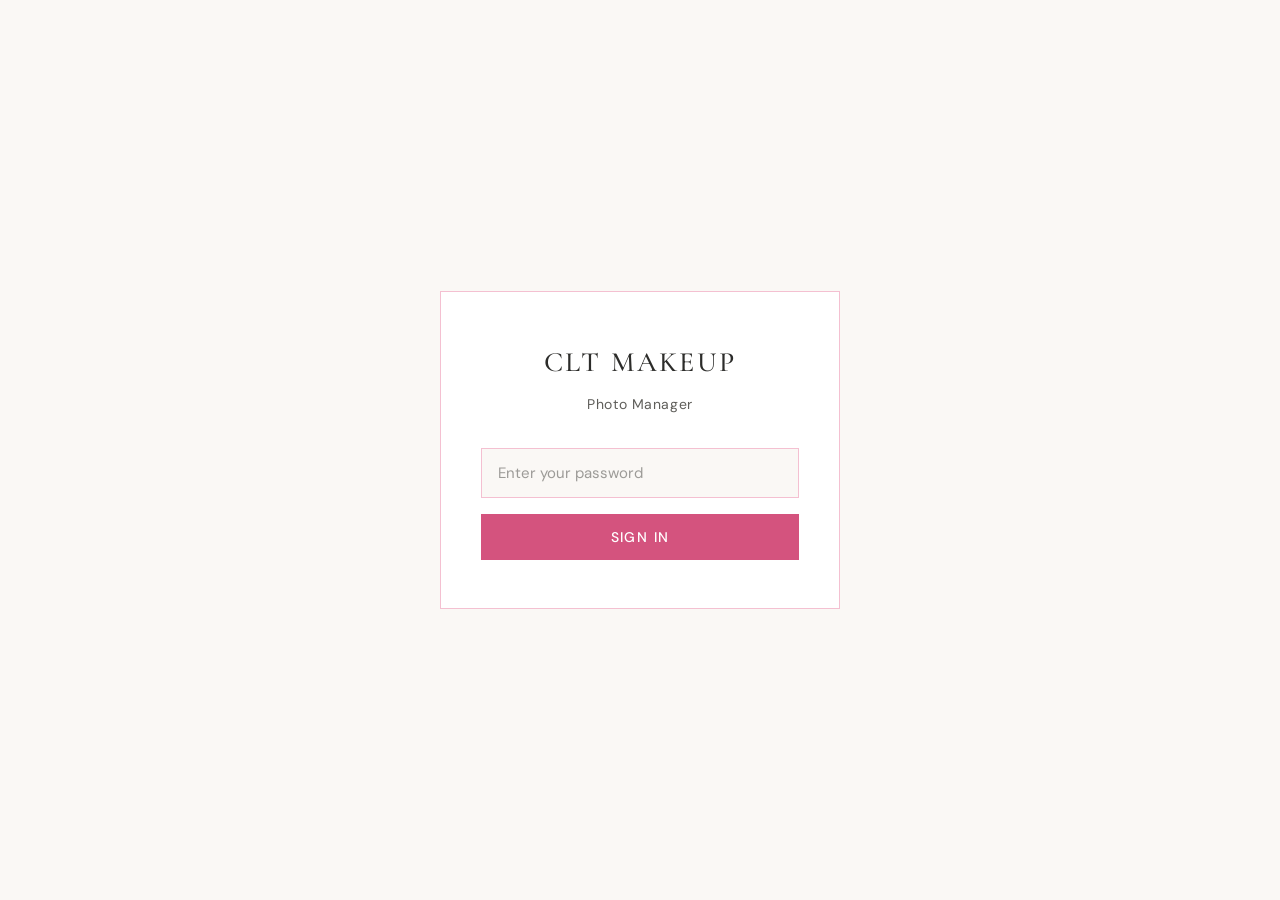
<file: pictures.html>
<!DOCTYPE html>
<html lang="en">
<head>
  <meta charset="UTF-8">
  <meta name="viewport" content="width=device-width, initial-scale=1.0">
  <meta name="robots" content="noindex, nofollow">
  <title>CLT Makeup — Photo Manager</title>
  <link rel="preconnect" href="https://fonts.googleapis.com">
  <link rel="preconnect" href="https://fonts.gstatic.com" crossorigin>
  <link href="https://fonts.googleapis.com/css2?family=Cormorant+Garamond:ital,wght@0,300;0,400;0,500;0,600;1,300;1,400&family=DM+Sans:ital,wght@0,400;0,500;0,600;1,400&display=swap" rel="stylesheet">
  <style>
    :root {
      --color-rose:       #D4537E;
      --color-rose-dark:   #b94069;
      --color-blush:      #FBEAF0;
      --color-blush-mid:  #F4C0D1;
      --color-ivory:      #FAF8F5;
      --color-charcoal:   #2C2C2A;
      --color-stone:      #5F5E5A;
      --color-white:      #FFFFFF;
      --color-success:    #4CAF50;
      --color-error:      #E53935;
      --font-heading: 'Cormorant Garamond', Georgia, serif;
      --font-body:    'DM Sans', -apple-system, sans-serif;
    }

    *, *::before, *::after { margin: 0; padding: 0; box-sizing: border-box; }

    body {
      font-family: var(--font-body);
      font-size: 16px;
      line-height: 1.6;
      color: var(--color-charcoal);
      background: var(--color-ivory);
      min-height: 100vh;
      -webkit-font-smoothing: antialiased;
    }

    .login-screen {
      display: flex;
      flex-direction: column;
      align-items: center;
      justify-content: center;
      min-height: 100vh;
      padding: 24px;
    }

    .login-card {
      background: var(--color-white);
      padding: 48px 40px;
      max-width: 400px;
      width: 100%;
      text-align: center;
      border: 1px solid var(--color-blush-mid);
    }

    .login-logo {
      font-family: var(--font-heading);
      font-size: 28px;
      font-weight: 500;
      letter-spacing: 0.08em;
      color: var(--color-charcoal);
      margin-bottom: 8px;
    }

    .login-subtitle {
      font-size: 14px;
      color: var(--color-stone);
      margin-bottom: 32px;
      letter-spacing: 0.04em;
    }

    .login-input {
      width: 100%;
      padding: 14px 16px;
      font-family: var(--font-body);
      font-size: 15px;
      border: 1.5px solid var(--color-blush-mid);
      background: var(--color-ivory);
      color: var(--color-charcoal);
      outline: none;
      transition: border-color 0.2s ease;
      margin-bottom: 16px;
    }

    .login-input:focus {
      border-color: var(--color-rose);
    }

    .login-input::placeholder {
      color: var(--color-stone);
      opacity: 0.6;
    }

    .login-btn {
      width: 100%;
      padding: 14px;
      font-family: var(--font-body);
      font-size: 14px;
      font-weight: 500;
      letter-spacing: 0.1em;
      text-transform: uppercase;
      border: none;
      background: var(--color-rose);
      color: var(--color-white);
      cursor: pointer;
      transition: background 0.25s ease;
    }

    .login-btn:hover { background: var(--color-rose-dark); }

    .login-error {
      margin-top: 16px;
      font-size: 13px;
      color: var(--color-error);
      display: none;
    }

    .admin-panel {
      display: none;
      max-width: 1000px;
      margin: 0 auto;
      padding: 32px 24px 80px;
    }

    .admin-header {
      display: flex;
      justify-content: space-between;
      align-items: center;
      margin-bottom: 32px;
      flex-wrap: wrap;
      gap: 16px;
    }

    .admin-title {
      font-family: var(--font-heading);
      font-size: 32px;
      font-weight: 400;
    }

    .admin-logout {
      font-size: 13px;
      color: var(--color-stone);
      cursor: pointer;
      background: none;
      border: none;
      text-decoration: underline;
      font-family: var(--font-body);
    }

    .admin-note {
      background: var(--color-blush);
      border-left: 3px solid var(--color-rose);
      padding: 16px 20px;
      margin-bottom: 32px;
      font-size: 14px;
      color: var(--color-charcoal);
      line-height: 1.6;
    }

    .admin-note strong { color: var(--color-rose); }

    .upload-zone {
      border: 2px dashed var(--color-blush-mid);
      border-radius: 4px;
      padding: 48px 24px;
      text-align: center;
      cursor: pointer;
      transition: border-color 0.2s ease, background 0.2s ease;
      margin-bottom: 32px;
      position: relative;
    }

    .upload-zone:hover,
    .upload-zone.drag-over {
      border-color: var(--color-rose);
      background: var(--color-blush);
    }

    .upload-zone-icon {
      width: 48px;
      height: 48px;
      margin: 0 auto 16px;
      stroke: var(--color-rose);
      fill: none;
    }

    .upload-zone h3 {
      font-family: var(--font-heading);
      font-size: 22px;
      font-weight: 400;
      color: var(--color-charcoal);
      margin-bottom: 4px;
    }

    .upload-zone p {
      font-size: 14px;
      color: var(--color-stone);
    }

    .upload-zone input[type="file"] {
      position: absolute;
      inset: 0;
      opacity: 0;
      cursor: pointer;
    }

    .staging-area {
      display: none;
      margin-bottom: 32px;
    }

    .staging-header {
      display: flex;
      justify-content: space-between;
      align-items: center;
      margin-bottom: 16px;
    }

    .staging-header h3 {
      font-family: var(--font-heading);
      font-size: 22px;
      font-weight: 400;
    }

    .staging-actions {
      display: flex;
      gap: 12px;
    }

    .btn-sm {
      padding: 10px 20px;
      font-family: var(--font-body);
      font-size: 13px;
      font-weight: 500;
      letter-spacing: 0.06em;
      text-transform: uppercase;
      border: none;
      cursor: pointer;
      transition: background 0.2s ease, transform 0.2s ease;
    }

    .btn-upload {
      background: var(--color-rose);
      color: var(--color-white);
    }
    .btn-upload:hover { background: var(--color-rose-dark); }
    .btn-upload:disabled {
      background: var(--color-stone);
      cursor: not-allowed;
    }

    .btn-cancel {
      background: transparent;
      color: var(--color-stone);
      border: 1.5px solid var(--color-blush-mid);
    }
    .btn-cancel:hover { border-color: var(--color-stone); }

    .staging-grid {
      display: grid;
      grid-template-columns: repeat(auto-fill, minmax(150px, 1fr));
      gap: 12px;
    }

    .staging-thumb {
      position: relative;
      aspect-ratio: 3 / 4;
      border-radius: 2px;
      overflow: hidden;
      background: var(--color-blush);
    }

    .staging-thumb img {
      width: 100%;
      height: 100%;
      object-fit: cover;
    }

    .staging-remove {
      position: absolute;
      top: 6px;
      right: 6px;
      width: 24px;
      height: 24px;
      border-radius: 50%;
      background: rgba(44, 44, 42, 0.7);
      color: var(--color-white);
      border: none;
      cursor: pointer;
      font-size: 14px;
      line-height: 1;
      display: flex;
      align-items: center;
      justify-content: center;
    }

    .staging-name {
      position: absolute;
      bottom: 0;
      left: 0;
      right: 0;
      padding: 6px 8px;
      background: rgba(44, 44, 42, 0.65);
      color: var(--color-white);
      font-size: 11px;
      white-space: nowrap;
      overflow: hidden;
      text-overflow: ellipsis;
    }

    .current-section h3 {
      font-family: var(--font-heading);
      font-size: 22px;
      font-weight: 400;
      margin-bottom: 16px;
    }

    .current-grid {
      display: grid;
      grid-template-columns: repeat(auto-fill, minmax(180px, 1fr));
      gap: 16px;
    }

    .current-card {
      position: relative;
      aspect-ratio: 3 / 4;
      border-radius: 2px;
      overflow: hidden;
      background: var(--color-blush);
      border: 1px solid var(--color-blush-mid);
    }

    .current-card img {
      width: 100%;
      height: 100%;
      object-fit: cover;
      transition: transform 0.3s ease;
    }

    .current-card:hover img {
      transform: scale(1.03);
    }

    .current-card-info {
      position: absolute;
      bottom: 0;
      left: 0;
      right: 0;
      padding: 8px 10px;
      background: rgba(44, 44, 42, 0.65);
      display: flex;
      justify-content: space-between;
      align-items: center;
    }

    .current-card-name {
      color: var(--color-white);
      font-size: 12px;
      white-space: nowrap;
      overflow: hidden;
      text-overflow: ellipsis;
    }

    .current-card-delete {
      background: none;
      border: none;
      color: var(--color-blush-mid);
      cursor: pointer;
      font-size: 12px;
      padding: 2px 6px;
      transition: color 0.2s ease;
    }
    .current-card-delete:hover { color: var(--color-error); }

    .status-bar {
      display: none;
      margin-bottom: 24px;
      padding: 16px 20px;
      background: var(--color-white);
      border: 1px solid var(--color-blush-mid);
      border-radius: 4px;
    }

    .status-text {
      font-size: 14px;
      color: var(--color-charcoal);
      margin-bottom: 8px;
    }

    .progress-bar {
      height: 6px;
      background: var(--color-blush);
      border-radius: 3px;
      overflow: hidden;
    }

    .progress-fill {
      height: 100%;
      background: var(--color-rose);
      width: 0%;
      transition: width 0.3s ease;
      border-radius: 3px;
    }

    .status-success { color: var(--color-success); }
    .status-error { color: var(--color-error); }

    .spinner {
      display: inline-block;
      width: 16px;
      height: 16px;
      border: 2px solid var(--color-blush-mid);
      border-top-color: var(--color-rose);
      border-radius: 50%;
      animation: spin 0.6s linear infinite;
      vertical-align: middle;
      margin-right: 8px;
    }

    @keyframes spin {
      to { transform: rotate(360deg); }
    }

    .empty-state {
      text-align: center;
      padding: 48px 24px;
      color: var(--color-stone);
      font-style: italic;
    }

    @media (min-width: 768px) {
      .admin-panel { padding: 48px 40px 100px; }
      .admin-title { font-size: 40px; }
      .staging-grid { grid-template-columns: repeat(auto-fill, minmax(180px, 1fr)); }
    }
  </style>
</head>
<body>

  <div class="login-screen" id="loginScreen">
    <div class="login-card">
      <div class="login-logo">CLT MAKEUP</div>
      <div class="login-subtitle">Photo Manager</div>
      <input
        type="password"
        class="login-input"
        id="passwordInput"
        placeholder="Enter your password"
        autocomplete="current-password"
      />
      <button class="login-btn" id="loginBtn">Sign In</button>
      <div class="login-error" id="loginError">Incorrect password. Please try again.</div>
    </div>
  </div>

  <div class="admin-panel" id="adminPanel">

    <div class="admin-header">
      <h1 class="admin-title">Photo Manager</h1>
      <button class="admin-logout" id="logoutBtn">Sign out</button>
    </div>

    <div class="admin-note">
      <strong>How this works:</strong> Upload photos below and they'll automatically appear in the scrolling
      marquee on your homepage. Photos are resized to 500px tall for fast loading. After uploading, your site
      rebuilds in about 30 seconds.
    </div>

    <div class="status-bar" id="statusBar">
      <div class="status-text" id="statusText"></div>
      <div class="progress-bar">
        <div class="progress-fill" id="progressFill"></div>
      </div>
    </div>

    <div class="upload-zone" id="uploadZone">
      <svg class="upload-zone-icon" viewBox="0 0 24 24" xmlns="http://www.w3.org/2000/svg" stroke-width="1.5" stroke-linecap="round" stroke-linejoin="round">
        <path d="M21 15v4a2 2 0 01-2 2H5a2 2 0 01-2-2v-4"/>
        <polyline points="17 8 12 3 7 8"/>
        <line x1="12" y1="3" x2="12" y2="15"/>
      </svg>
      <h3>Drop photos here</h3>
      <p>or click to browse &middot; JPG or PNG &middot; up to 10MB each</p>
      <input type="file" id="fileInput" accept="image/jpeg,image/png,image/webp" multiple />
    </div>

    <div class="staging-area" id="stagingArea">
      <div class="staging-header">
        <h3>Ready to upload (<span id="stagingCount">0</span>)</h3>
        <div class="staging-actions">
          <button class="btn-sm btn-cancel" id="clearStagingBtn">Clear</button>
          <button class="btn-sm btn-upload" id="uploadBtn">Upload All</button>
        </div>
      </div>
      <div class="staging-grid" id="stagingGrid"></div>
    </div>

    <div class="current-section">
      <h3>Current Hero Images</h3>
      <div class="current-grid" id="currentGrid">
        <div class="empty-state" id="loadingState"><span class="spinner"></span> Loading images...</div>
      </div>
    </div>

  </div>

  <script>
    const API_URL = "/.netlify/functions/upload";
    let storedPassword = "";
    let stagedFiles = [];

    const loginScreen   = document.getElementById("loginScreen");
    const adminPanel    = document.getElementById("adminPanel");
    const passwordInput = document.getElementById("passwordInput");
    const loginBtn      = document.getElementById("loginBtn");
    const loginError    = document.getElementById("loginError");
    const logoutBtn     = document.getElementById("logoutBtn");
    const uploadZone    = document.getElementById("uploadZone");
    const fileInput     = document.getElementById("fileInput");
    const stagingArea   = document.getElementById("stagingArea");
    const stagingGrid   = document.getElementById("stagingGrid");
    const stagingCount  = document.getElementById("stagingCount");
    const clearStagingBtn = document.getElementById("clearStagingBtn");
    const uploadBtn     = document.getElementById("uploadBtn");
    const currentGrid   = document.getElementById("currentGrid");
    const statusBar     = document.getElementById("statusBar");
    const statusText    = document.getElementById("statusText");
    const progressFill  = document.getElementById("progressFill");

    loginBtn.addEventListener("click", attemptLogin);
    passwordInput.addEventListener("keydown", (e) => {
      if (e.key === "Enter") attemptLogin();
    });

    async function attemptLogin() {
      const pw = passwordInput.value.trim();
      if (!pw) return;

      loginBtn.textContent = "Checking...";
      loginBtn.disabled = true;

      try {
        const res = await fetch(API_URL, {
          method: "POST",
          headers: { "Content-Type": "application/json" },
          body: JSON.stringify({ password: pw, action: "list" }),
        });

        if (res.status === 401) {
          loginError.style.display = "block";
          loginBtn.textContent = "Sign In";
          loginBtn.disabled = false;
          return;
        }

        if (!res.ok) throw new Error("Server error");

        storedPassword = pw;
        loginScreen.style.display = "none";
        adminPanel.style.display = "block";

        const data = await res.json();
        renderCurrentImages(data.images || []);
      } catch (err) {
        loginError.textContent = "Connection error. Please try again.";
        loginError.style.display = "block";
        loginBtn.textContent = "Sign In";
        loginBtn.disabled = false;
      }
    }

    logoutBtn.addEventListener("click", () => {
      storedPassword = "";
      stagedFiles = [];
      adminPanel.style.display = "none";
      loginScreen.style.display = "flex";
      passwordInput.value = "";
      loginError.style.display = "none";
      loginBtn.textContent = "Sign In";
      loginBtn.disabled = false;
    });

    uploadZone.addEventListener("dragover", (e) => {
      e.preventDefault();
      uploadZone.classList.add("drag-over");
    });

    uploadZone.addEventListener("dragleave", () => {
      uploadZone.classList.remove("drag-over");
    });

    uploadZone.addEventListener("drop", (e) => {
      e.preventDefault();
      uploadZone.classList.remove("drag-over");
      handleFiles(e.dataTransfer.files);
    });

    fileInput.addEventListener("change", (e) => {
      handleFiles(e.target.files);
      fileInput.value = "";
    });

    function handleFiles(fileList) {
      const validTypes = ["image/jpeg", "image/png", "image/webp"];
      const maxSize = 10 * 1024 * 1024;

      for (const file of fileList) {
        if (!validTypes.includes(file.type)) {
          showStatus("Skipped " + file.name + " — only JPG, PNG, and WebP are supported", true);
          continue;
        }
        if (file.size > maxSize) {
          showStatus("Skipped " + file.name + " — file exceeds 10MB limit", true);
          continue;
        }
        stageFile(file);
      }
    }

    function stageFile(file) {
      const reader = new FileReader();
      reader.onload = (e) => {
        stagedFiles.push({
          file,
          preview: e.target.result,
          name: file.name,
        });
        renderStaging();
      };
      reader.readAsDataURL(file);
    }

    function renderStaging() {
      if (stagedFiles.length === 0) {
        stagingArea.style.display = "none";
        return;
      }

      stagingArea.style.display = "block";
      stagingCount.textContent = stagedFiles.length;
      stagingGrid.innerHTML = "";

      stagedFiles.forEach((item, idx) => {
        const card = document.createElement("div");
        card.className = "staging-thumb";
        card.innerHTML =
          '<img src="' + item.preview + '" alt="' + item.name + '" />' +
          '<button class="staging-remove" data-idx="' + idx + '">&times;</button>' +
          '<div class="staging-name">' + item.name + '</div>';
        stagingGrid.appendChild(card);
      });

      stagingGrid.querySelectorAll(".staging-remove").forEach((btn) => {
        btn.addEventListener("click", (e) => {
          const idx = parseInt(e.target.dataset.idx);
          stagedFiles.splice(idx, 1);
          renderStaging();
        });
      });
    }

    clearStagingBtn.addEventListener("click", () => {
      stagedFiles = [];
      renderStaging();
    });

    uploadBtn.addEventListener("click", async () => {
      if (stagedFiles.length === 0) return;

      uploadBtn.disabled = true;
      uploadBtn.textContent = "Uploading...";
      showStatus("Preparing images...", false);

      try {
        const processed = [];
        for (let i = 0; i < stagedFiles.length; i++) {
          showStatus("Processing image " + (i + 1) + " of " + stagedFiles.length + "...", false);
          setProgress(((i) / stagedFiles.length) * 30);

          const resized = await resizeImage(stagedFiles[i].file, 500);
          const name = generateImageName(i);
          processed.push({ name, content: resized });
        }

        showStatus("Uploading " + processed.length + " image" + (processed.length > 1 ? "s" : "") + " to site...", false);
        setProgress(40);

        const res = await fetch(API_URL, {
          method: "POST",
          headers: { "Content-Type": "application/json" },
          body: JSON.stringify({
            password: storedPassword,
            action: "upload",
            images: processed,
          }),
        });

        if (!res.ok) throw new Error("Upload failed");

        const data = await res.json();
        const successes = data.results.filter((r) => r.success).length;
        const failures = data.results.filter((r) => !r.success).length;

        setProgress(100);

        if (failures > 0) {
          showStatus("Uploaded " + successes + " image" + (successes !== 1 ? "s" : "") + ". " + failures + " failed.", true);
        } else {
          showStatus(
            successes + " image" + (successes !== 1 ? "s" : "") + " uploaded! Your site will rebuild in ~30 seconds.",
            false,
            true
          );
        }

        stagedFiles = [];
        renderStaging();
        await refreshCurrentImages();
      } catch (err) {
        showStatus("Upload failed: " + err.message, true);
      } finally {
        uploadBtn.disabled = false;
        uploadBtn.textContent = "Upload All";
      }
    });

    function resizeImage(file, targetHeight) {
      return new Promise((resolve, reject) => {
        const img = new Image();
        img.onload = () => {
          const ratio = targetHeight / img.height;
          const newW = Math.round(img.width * ratio);

          const canvas = document.createElement("canvas");
          canvas.width = newW;
          canvas.height = targetHeight;

          const ctx = canvas.getContext("2d");
          ctx.imageSmoothingEnabled = true;
          ctx.imageSmoothingQuality = "high";
          ctx.drawImage(img, 0, 0, newW, targetHeight);

          const dataUrl = canvas.toDataURL("image/jpeg", 0.82);
          const base64 = dataUrl.split(",")[1];
          resolve(base64);
        };
        img.onerror = reject;
        img.src = URL.createObjectURL(file);
      });
    }

    let existingCount = 0;

    function generateImageName(offset) {
      const num = existingCount + offset + 1;
      return "hero-" + String(num).padStart(2, "0") + ".jpg";
    }

    function renderCurrentImages(images) {
      existingCount = images.length;

      if (images.length === 0) {
        currentGrid.innerHTML = '<div class="empty-state">No hero images uploaded yet. Drop some above!</div>';
        return;
      }

      currentGrid.innerHTML = "";
      images
        .sort((a, b) => a.name.localeCompare(b.name))
        .forEach((img) => {
          const card = document.createElement("div");
          card.className = "current-card";
          card.innerHTML =
            '<img src="' + img.download_url + '" alt="' + img.name + '" loading="lazy" />' +
            '<div class="current-card-info">' +
            '<span class="current-card-name">' + img.name + '</span>' +
            '<button class="current-card-delete" data-name="' + img.name + '">Remove</button>' +
            '</div>';
          currentGrid.appendChild(card);
        });

      currentGrid.querySelectorAll(".current-card-delete").forEach((btn) => {
        btn.addEventListener("click", async (e) => {
          const name = e.target.dataset.name;
          if (!confirm("Remove " + name + " from the homepage marquee?")) return;

          e.target.textContent = "...";
          try {
            const res = await fetch(API_URL, {
              method: "POST",
              headers: { "Content-Type": "application/json" },
              body: JSON.stringify({
                password: storedPassword,
                action: "delete",
                filename: name,
              }),
            });

            if (!res.ok) throw new Error("Delete failed");

            showStatus("Removed " + name + ". Site will rebuild in ~30 seconds.", false, true);
            await refreshCurrentImages();
          } catch (err) {
            showStatus("Failed to remove: " + err.message, true);
            e.target.textContent = "Remove";
          }
        });
      });
    }

    async function refreshCurrentImages() {
      try {
        const res = await fetch(API_URL, {
          method: "POST",
          headers: { "Content-Type": "application/json" },
          body: JSON.stringify({ password: storedPassword, action: "list" }),
        });
        const data = await res.json();
        renderCurrentImages(data.images || []);
      } catch (err) {}
    }

    function showStatus(msg, isError, isSuccess) {
      statusBar.style.display = "block";
      statusText.textContent = msg;
      statusText.className = "status-text" + (isError ? " status-error" : isSuccess ? " status-success" : "");
    }

    function setProgress(pct) {
      progressFill.style.width = pct + "%";
    }
  </script>

</body>
</html>
</file>
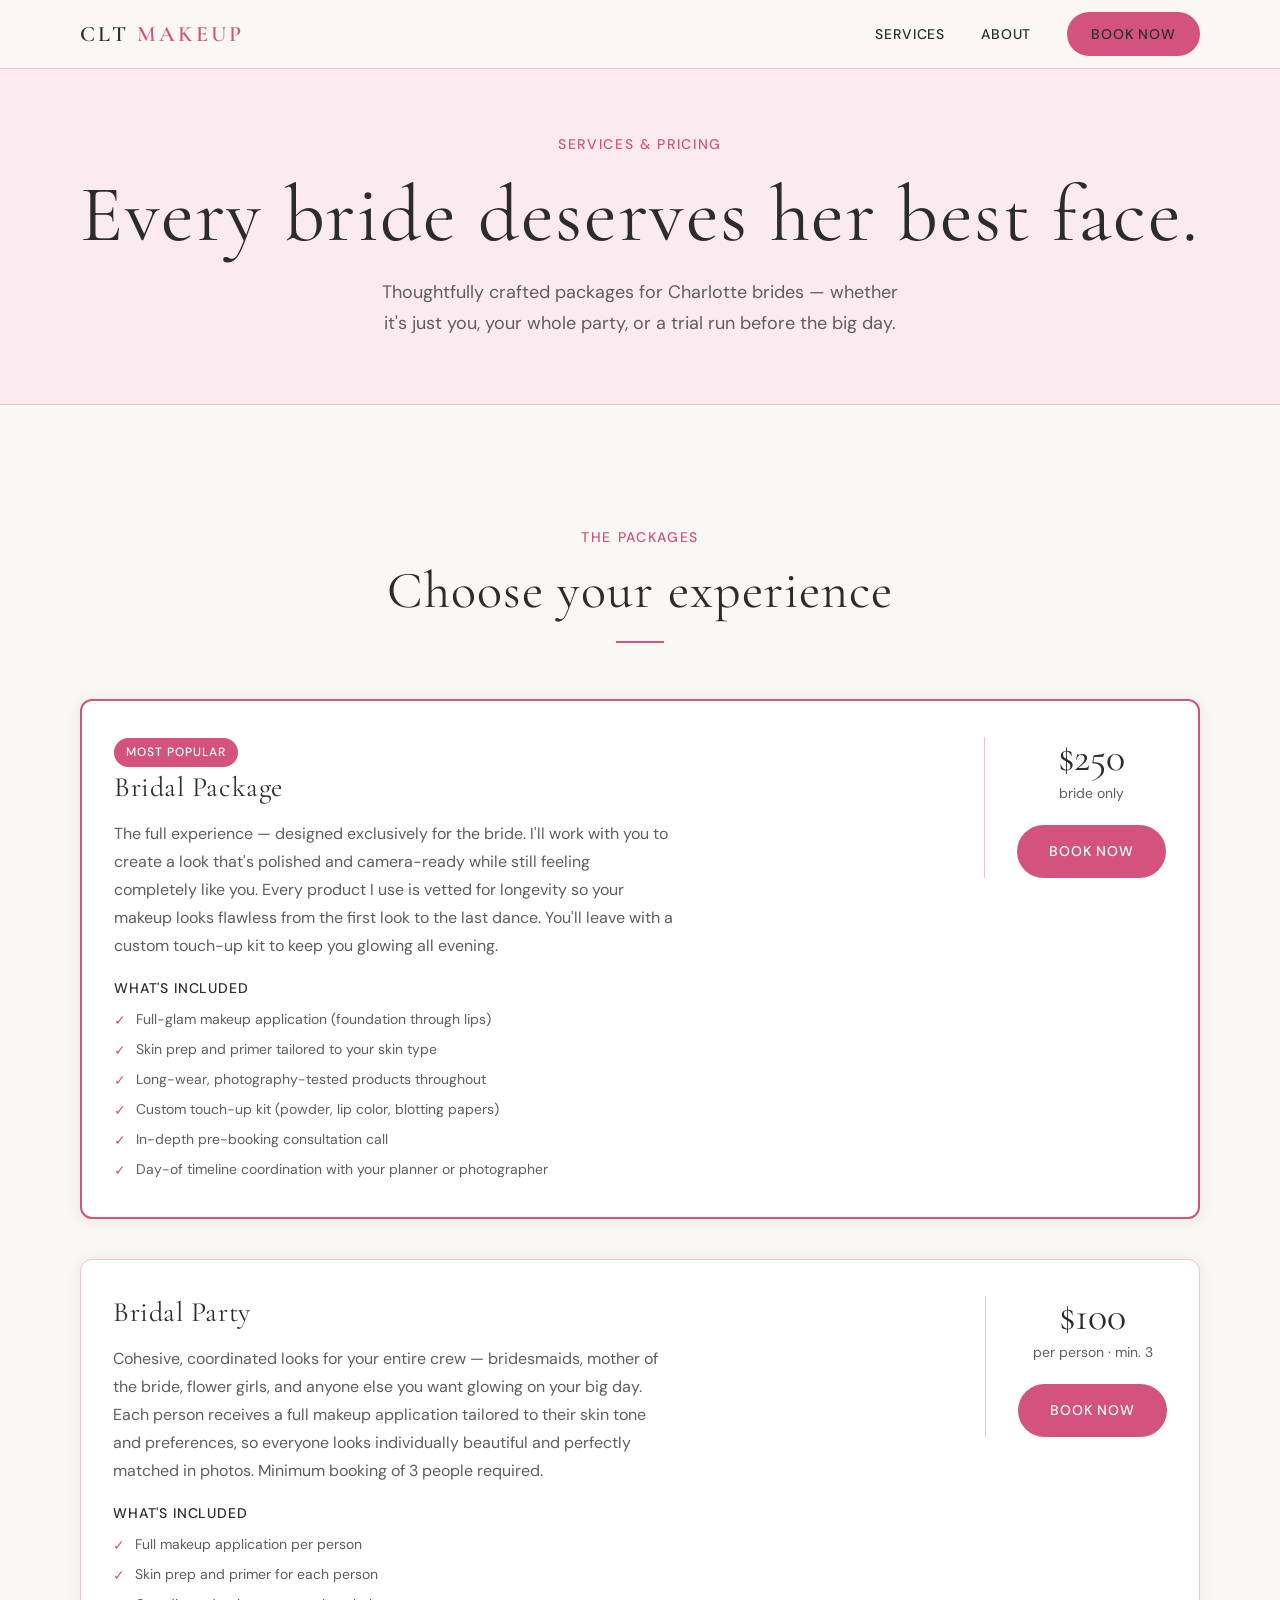
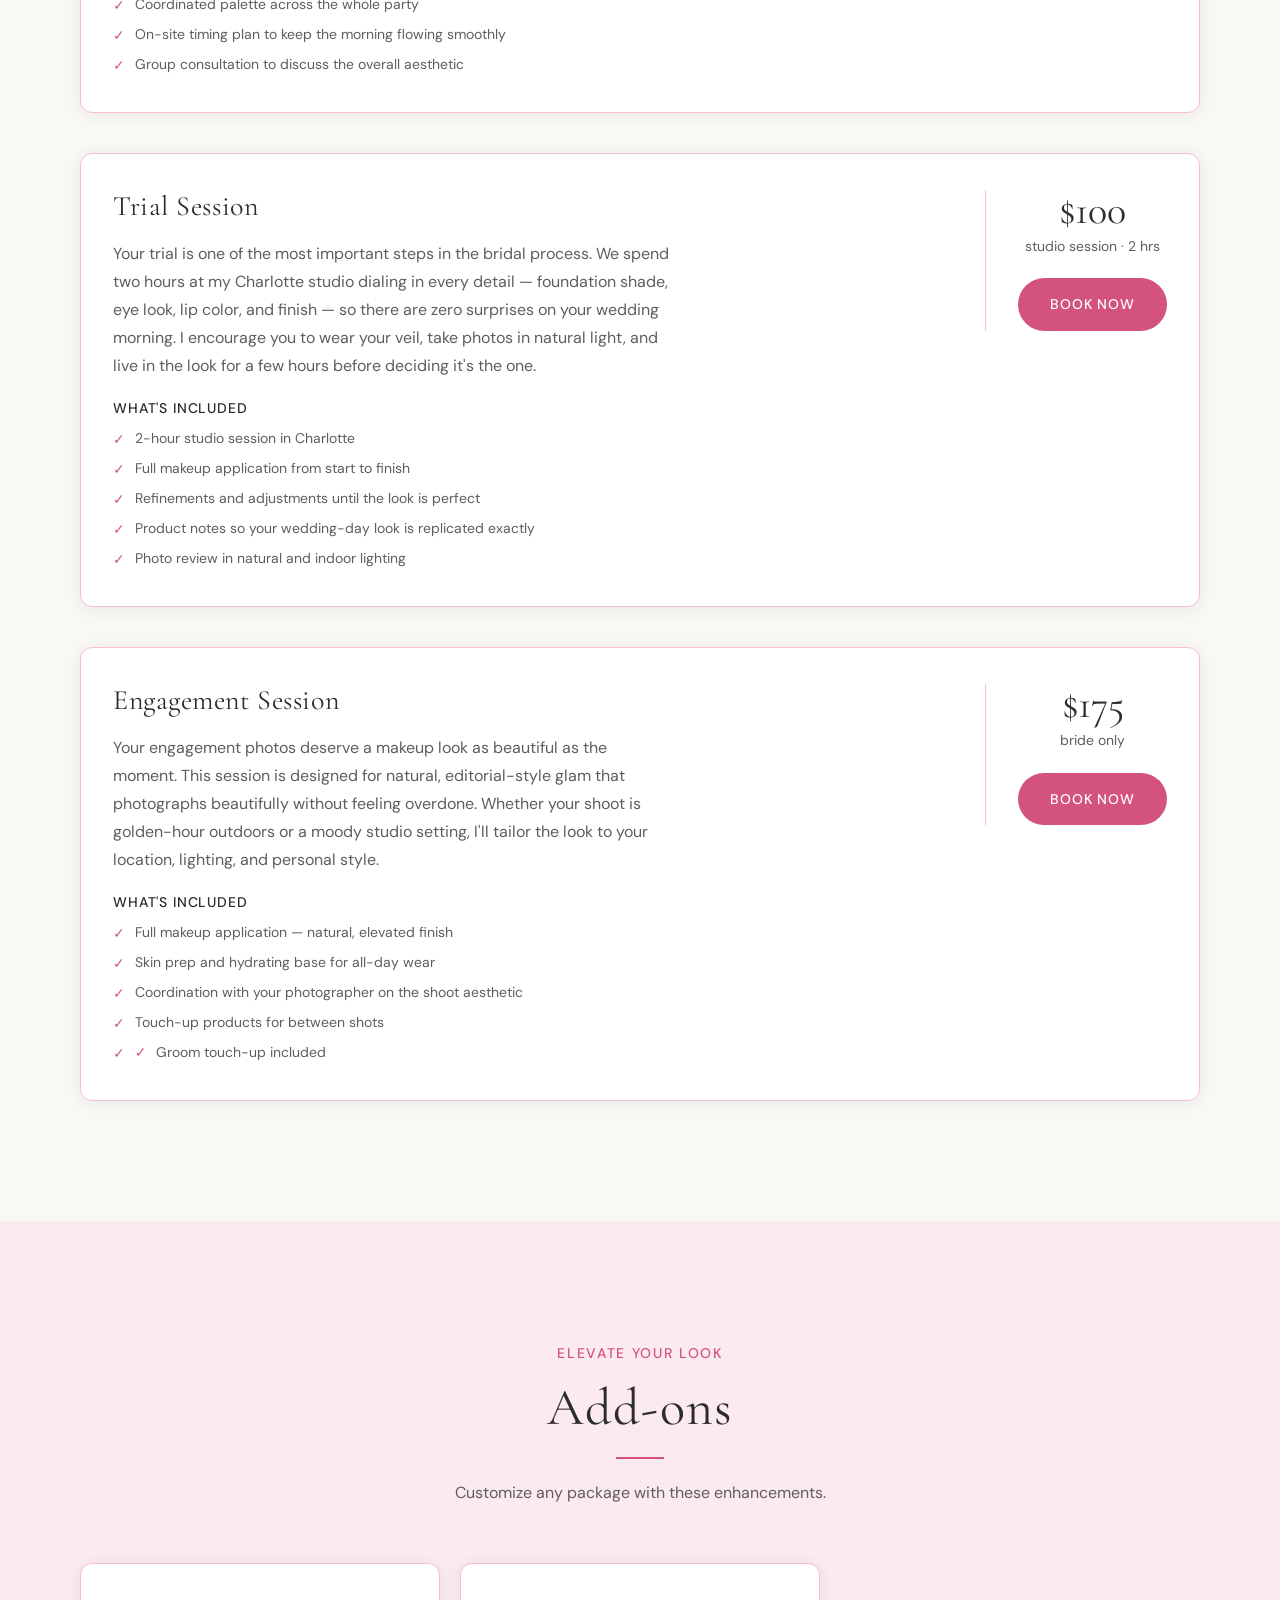
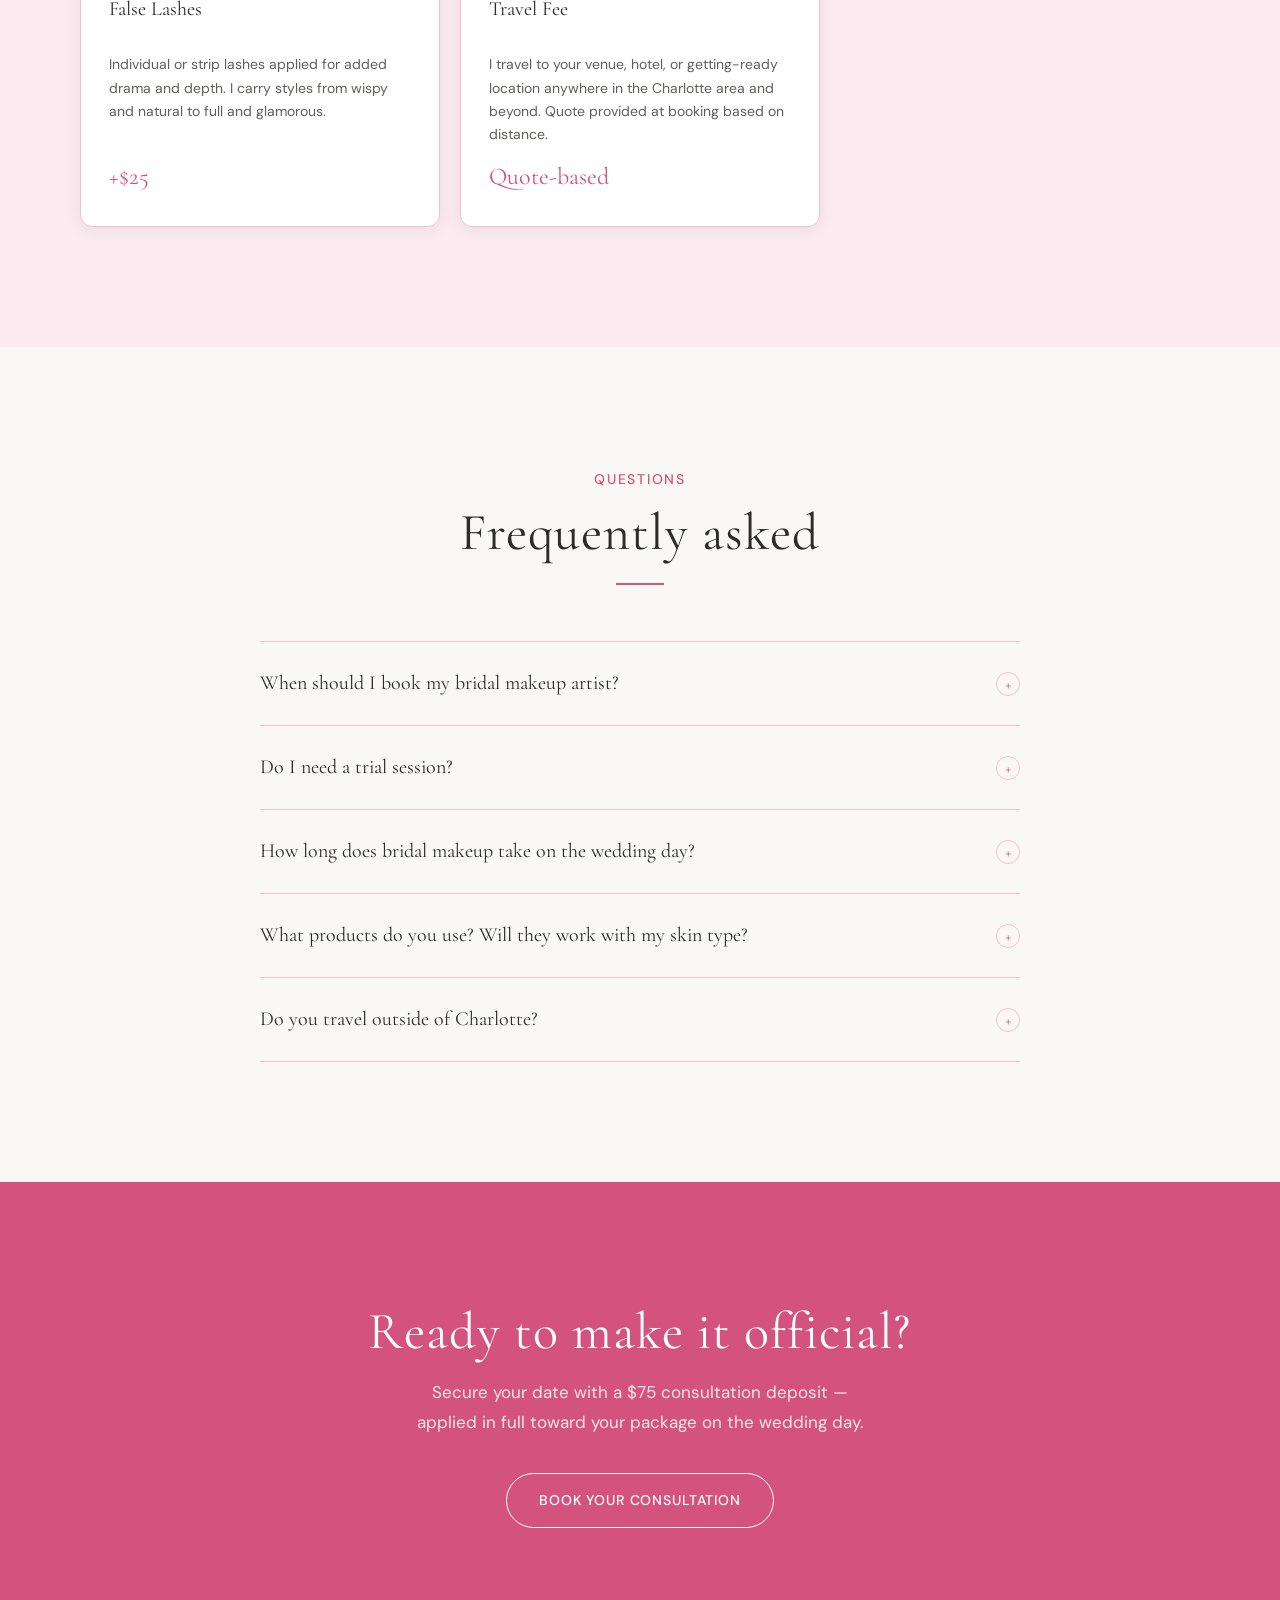
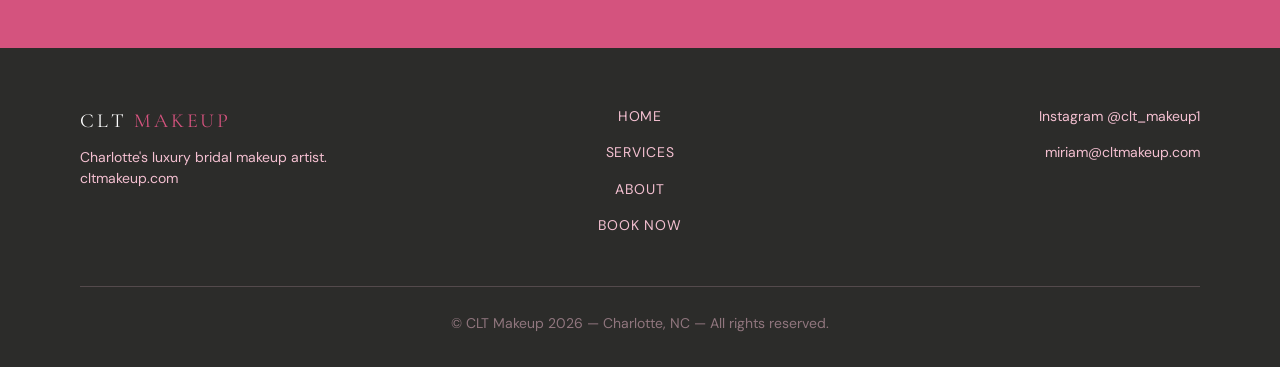
<file: services.html>
<!DOCTYPE html>
<html lang="en">
<head>
  <meta charset="UTF-8" />
  <meta name="viewport" content="width=device-width, initial-scale=1.0" />
  <meta name="description" content="CLT Makeup services and pricing — bridal packages, bridal party, trial sessions, and engagement looks for Charlotte brides. Luxury makeup starting at $150." />

  <!-- Open Graph -->
  <meta property="og:type"        content="website" />
  <meta property="og:url"         content="https://cltmakeup.com/services.html" />
  <meta property="og:title"       content="Services & Pricing — CLT Makeup" />
  <meta property="og:description" content="Luxury bridal makeup packages for Charlotte brides. Bridal Package $250 · Bridal Party $100/person · Trial $100 · Engagement $175." />
  <meta property="og:image"       content="https://cltmakeup.com/images/og-image.jpg" />

  <title>Services & Pricing — CLT Makeup</title>

  <!-- Google Fonts -->
  <link rel="preconnect" href="https://fonts.googleapis.com" />
  <link rel="preconnect" href="https://fonts.gstatic.com" crossorigin />
  <link
    href="https://fonts.googleapis.com/css2?family=Cormorant+Garamond:ital,wght@0,300;0,400;0,600;1,400&family=DM+Sans:wght@400;500&display=swap"
    rel="stylesheet"
  />

  <!-- Styles -->
  <link rel="stylesheet" href="css/reset.css" />
  <link rel="stylesheet" href="css/variables.css" />
  <link rel="stylesheet" href="css/main.css" />
  <link rel="stylesheet" href="css/services.css" />

  <!-- Google Analytics 4 — replace GA_MEASUREMENT_ID -->
  <!-- <script async src="https://www.googletagmanager.com/gtag/js?id=GA_MEASUREMENT_ID"></script>
  <script>
    window.dataLayer = window.dataLayer || [];
    function gtag(){ dataLayer.push(arguments); }
    gtag('js', new Date());
    gtag('config', 'GA_MEASUREMENT_ID');
  </script> -->
</head>

<body>

  <!-- ══════════════════════════════════════════════════════
       Navigation
       ══════════════════════════════════════════════════════ -->
  <header class="site-nav" role="banner">
    <div class="container">
      <div class="nav-inner">

        <a href="index.html" class="nav-logo" aria-label="CLT Makeup — home">
          CLT <span>MAKEUP</span>
        </a>

        <nav class="nav-links" aria-label="Primary navigation">
          <a href="services.html" aria-current="page">Services</a>
          <a href="about.html">About</a>
          <a href="book.html" class="btn btn-primary">Book Now</a>
        </nav>

        <button
          class="nav-hamburger"
          aria-label="Open navigation menu"
          aria-expanded="false"
          aria-controls="mobile-drawer"
        >
          <span></span>
          <span></span>
          <span></span>
        </button>

      </div>
    </div>

    <nav class="nav-drawer" id="mobile-drawer" aria-label="Mobile navigation">
      <a href="services.html">Services</a>
      <a href="about.html">About</a>
      <a href="book.html">Book Now</a>
    </nav>
  </header>


  <main>

    <!-- ══════════════════════════════════════════════════════
         Page Hero
         ══════════════════════════════════════════════════════ -->
    <section class="page-hero" aria-label="Services page header">
      <div class="container">
        <span class="section-eyebrow reveal">Services & Pricing</span>
        <h1 class="reveal">Every bride deserves her best face.</h1>
        <p class="reveal">
          Thoughtfully crafted packages for Charlotte brides — whether it's just you,
          your whole party, or a trial run before the big day.
        </p>
      </div>
    </section>


    <!-- ══════════════════════════════════════════════════════
         Packages
         ══════════════════════════════════════════════════════ -->
    <section class="packages section" aria-labelledby="packages-heading">
      <div class="container">

        <div class="section-header reveal">
          <span class="section-eyebrow">The Packages</span>
          <h2 id="packages-heading">Choose your experience</h2>
          <hr class="divider" />
        </div>

        <ul class="packages-list">

          <!-- ── Package 1: Bridal Package ── -->
          <li class="package-card is-featured reveal">
            <div class="package-card-inner">

              <div class="package-card-body">
                <div>
                  <span class="package-badge">Most Popular</span>
                  <h3 class="package-name">Bridal Package</h3>
                </div>
                <p class="package-desc">
                  The full experience — designed exclusively for the bride. I'll work
                  with you to create a look that's polished and camera-ready while
                  still feeling completely like you. Every product I use is vetted for
                  longevity so your makeup looks flawless from the first look to the
                  last dance. You'll leave with a custom touch-up kit to keep you
                  glowing all evening.
                </p>

                <div>
                  <p class="package-includes-label">What's included</p>
                  <ul class="package-includes">
                    <li>Full-glam makeup application (foundation through lips)</li>
                    <li>Skin prep and primer tailored to your skin type</li>
                    <li>Long-wear, photography-tested products throughout</li>
                    <li>Custom touch-up kit (powder, lip color, blotting papers)</li>
                    <li>In-depth pre-booking consultation call</li>
                    <li>Day-of timeline coordination with your planner or photographer</li>
                  </ul>
                </div>
              </div>

              <div class="package-card-aside">
                <div class="package-price">
                  <span class="package-price-amount">$250</span>
                  <span class="package-price-note">bride only</span>
                </div>
                <a href="book.html" class="btn btn-primary">Book Now</a>
              </div>

            </div>
          </li>

          <!-- ── Package 2: Bridal Party ── -->
          <li class="package-card reveal">
            <div class="package-card-inner">

              <div class="package-card-body">
                <h3 class="package-name">Bridal Party</h3>
                <p class="package-desc">
                  Cohesive, coordinated looks for your entire crew — bridesmaids,
                  mother of the bride, flower girls, and anyone else you want glowing
                  on your big day. Each person receives a full makeup application
                  tailored to their skin tone and preferences, so everyone looks
                  individually beautiful and perfectly matched in photos. Minimum
                  booking of 3 people required.
                </p>

                <div>
                  <p class="package-includes-label">What's included</p>
                  <ul class="package-includes">
                    <li>Full makeup application per person</li>
                    <li>Skin prep and primer for each person</li>
                    <li>Coordinated palette across the whole party</li>
                    <li>On-site timing plan to keep the morning flowing smoothly</li>
                    <li>Group consultation to discuss the overall aesthetic</li>
                  </ul>
                </div>
              </div>

              <div class="package-card-aside">
                <div class="package-price">
                  <span class="package-price-amount">$100</span>
                  <span class="package-price-note">per person · min. 3</span>
                </div>
                <a href="book.html" class="btn btn-primary">Book Now</a>
              </div>

            </div>
          </li>

          <!-- ── Package 3: Trial Session ── -->
          <li class="package-card reveal">
            <div class="package-card-inner">

              <div class="package-card-body">
                <h3 class="package-name">Trial Session</h3>
                <p class="package-desc">
                  Your trial is one of the most important steps in the bridal process.
                  We spend two hours at my Charlotte studio dialing in every detail —
                  foundation shade, eye look, lip color, and finish — so there are
                  zero surprises on your wedding morning. I encourage you to wear your
                  veil, take photos in natural light, and live in the look for a few
                  hours before deciding it's the one.
                </p>

                <div>
                  <p class="package-includes-label">What's included</p>
                  <ul class="package-includes">
                    <li>2-hour studio session in Charlotte</li>
                    <li>Full makeup application from start to finish</li>
                    <li>Refinements and adjustments until the look is perfect</li>
                    <li>Product notes so your wedding-day look is replicated exactly</li>
                    <li>Photo review in natural and indoor lighting</li>
                  </ul>
                </div>
              </div>

              <div class="package-card-aside">
                <div class="package-price">
                  <span class="package-price-amount">$100</span>
                  <span class="package-price-note">studio session · 2 hrs</span>
                </div>
                <a href="book.html" class="btn btn-primary">Book Now</a>
              </div>

            </div>
          </li>

          <!-- ── Package 4: Engagement Session ── -->
          <li class="package-card reveal">
            <div class="package-card-inner">

              <div class="package-card-body">
                <h3 class="package-name">Engagement Session</h3>
                <p class="package-desc">
                  Your engagement photos deserve a makeup look as beautiful as the
                  moment. This session is designed for natural, editorial-style glam
                  that photographs beautifully without feeling overdone. Whether your
                  shoot is golden-hour outdoors or a moody studio setting, I'll tailor
                  the look to your location, lighting, and personal style.
                </p>

                <div>
                  <p class="package-includes-label">What's included</p>
                  <ul class="package-includes">
                    <li>Full makeup application — natural, elevated finish</li>
                    <li>Skin prep and hydrating base for all-day wear</li>
                    <li>Coordination with your photographer on the shoot aesthetic</li>
                    <li>Touch-up products for between shots</li>
                    <li><span style="color: var(--color-rose);">✓</span> Groom touch-up included</li>
                  </ul>
                </div>
              </div>

              <div class="package-card-aside">
                <div class="package-price">
                  <span class="package-price-amount">$175</span>
                  <span class="package-price-note">bride only</span>
                </div>
                <a href="book.html" class="btn btn-primary">Book Now</a>
              </div>

            </div>
          </li>

        </ul>
      </div>
    </section>


    <!-- ══════════════════════════════════════════════════════
         Add-ons
         ══════════════════════════════════════════════════════ -->
    <section class="addons section" aria-labelledby="addons-heading">
      <div class="container">

        <div class="section-header reveal">
          <span class="section-eyebrow">Elevate Your Look</span>
          <h2 id="addons-heading">Add-ons</h2>
          <hr class="divider" />
          <p style="color: var(--color-stone); margin-top: 16px; font-size: 1rem;">
            Customize any package with these enhancements.
          </p>
        </div>

        <ul class="addons-grid reveal-stagger">

          <li class="addon-card reveal">
            <p class="addon-name">False Lashes</p>
            <p class="addon-desc">
              Individual or strip lashes applied for added drama and depth. I carry
              styles from wispy and natural to full and glamorous.
            </p>
            <p class="addon-price">+$25</p>
          </li>

          <li class="addon-card reveal">
            <p class="addon-name">Travel Fee</p>
            <p class="addon-desc">
              I travel to your venue, hotel, or getting-ready location anywhere in the
              Charlotte area and beyond. Quote provided at booking based on distance.
            </p>
            <p class="addon-price">Quote-based</p>
          </li>

        </ul>

      </div>
    </section>


    <!-- ══════════════════════════════════════════════════════
         FAQ
         ══════════════════════════════════════════════════════ -->
    <section class="faq section" aria-labelledby="faq-heading">
      <div class="container">

        <div class="section-header reveal">
          <span class="section-eyebrow">Questions</span>
          <h2 id="faq-heading">Frequently asked</h2>
          <hr class="divider" />
        </div>

        <ul class="faq-list reveal">

          <li class="faq-item">
            <button class="faq-question" aria-expanded="false">
              When should I book my bridal makeup artist?
              <span class="faq-icon" aria-hidden="true">+</span>
            </button>
            <div class="faq-answer">
              <p>
                As early as possible — ideally 3–6 months before your wedding date,
                especially if you're getting married in spring or fall. Charlotte's
                wedding season fills up fast, and popular dates book out well in advance.
                Once you have your venue and date locked in, reach out right away to
                secure your spot.
              </p>
            </div>
          </li>

          <li class="faq-item">
            <button class="faq-question" aria-expanded="false">
              Do I need a trial session?
              <span class="faq-icon" aria-hidden="true">+</span>
            </button>
            <div class="faq-answer">
              <p>
                I strongly recommend it. Your trial is the time to experiment, make
                adjustments, and truly fall in love with your look before your wedding
                morning — when there's no time for surprises. Many brides also do their
                trial before engagement photos so the look does double duty. It's one
                of the best investments you can make in your wedding beauty experience.
              </p>
            </div>
          </li>

          <li class="faq-item">
            <button class="faq-question" aria-expanded="false">
              How long does bridal makeup take on the wedding day?
              <span class="faq-icon" aria-hidden="true">+</span>
            </button>
            <div class="faq-answer">
              <p>
                Allow approximately 60–90 minutes for the bride's application. Each
                bridal party member typically takes 30–45 minutes per person. I'll work with you
                and your planner to build a morning timeline that keeps everything on
                schedule — I always build in a buffer so there's no rushing.
              </p>
            </div>
          </li>

          <li class="faq-item">
            <button class="faq-question" aria-expanded="false">
              What products do you use? Will they work with my skin type?
              <span class="faq-icon" aria-hidden="true">+</span>
            </button>
            <div class="faq-answer">
              <p>
                I work with a curated kit of luxury and professional-grade products
                selected for their performance, longevity, and photography results. My
                kit includes options for oily, dry, combination, sensitive, and
                mature skin. During our consultation call I'll ask about your skin
                concerns and preferences so I can tailor the application specifically
                to you.
              </p>
            </div>
          </li>

          <li class="faq-item">
            <button class="faq-question" aria-expanded="false">
              Do you travel outside of Charlotte?
              <span class="faq-icon" aria-hidden="true">+</span>
            </button>
            <div class="faq-answer">
              <p>
                Yes — I travel throughout the greater Charlotte region and beyond,
                including Gastonia, Matthews, Concord, Mooresville, Lake Norman, and
                further on request. A travel fee applies for locations outside a
                15-mile radius of Charlotte. Get in touch and I'll provide a custom
                quote based on your venue.
              </p>
            </div>
          </li>

        </ul>

      </div>
    </section>


    <!-- ══════════════════════════════════════════════════════
         Bottom CTA
         ══════════════════════════════════════════════════════ -->
    <section class="services-cta" aria-label="Book now call to action">
      <div class="container">
        <div class="reveal">
          <h2>Ready to make it official?</h2>
          <p>
            Secure your date with a $75 consultation deposit — applied in full
            toward your package on the wedding day.
          </p>
          <a href="book.html" class="btn btn-ghost">Book Your Consultation</a>
        </div>
      </div>
    </section>

  </main>


  <!-- ══════════════════════════════════════════════════════
       Footer
       ══════════════════════════════════════════════════════ -->
  <footer class="site-footer" role="contentinfo">
    <div class="container">
      <div class="footer-inner">

        <div class="footer-brand">
          <p class="footer-logo">CLT <span>MAKEUP</span></p>
          <p class="footer-tagline">
            Charlotte's luxury bridal makeup artist.<br />
            cltmakeup.com
          </p>
        </div>

        <nav class="footer-nav" aria-label="Footer navigation">
          <a href="index.html">Home</a>
          <a href="services.html">Services</a>
          <a href="about.html">About</a>
          <a href="book.html">Book Now</a>
        </nav>

        <div class="footer-social">
          <a href="https://instagram.com/clt_makeup1"  target="_blank" rel="noopener noreferrer">Instagram @clt_makeup1</a>
          <a href="mailto:miriam@cltmakeup.com">miriam@cltmakeup.com</a>
        </div>

      </div>

      <p class="footer-bottom">
        &copy; CLT Makeup 2026 &mdash; Charlotte, NC &mdash; All rights reserved.
      </p>
    </div>
  </footer>

  <!-- Scripts -->
  <script src="js/nav.js"></script>
  <script src="js/reveal.js"></script>
  <script src="js/faq.js"></script>

</body>
</html>
</file>
<file: css/variables.css>
/* ============================================================
   variables.css — All CSS custom properties for CLT Makeup
   ============================================================ */

:root {

  /* ── Colors ────────────────────────────────────────────── */
  --color-rose:       #D4537E;   /* primary — headings, CTAs, accents */
  --color-blush:      #FBEAF0;   /* light backgrounds, section fills   */
  --color-blush-mid:  #F4C0D1;   /* borders, dividers                  */
  --color-ivory:      #FAF8F5;   /* page background                    */
  --color-charcoal:   #2C2C2A;   /* body text                          */
  --color-stone:      #5F5E5A;   /* secondary text                     */
  --color-white:      #FFFFFF;

  /* ── Typography ─────────────────────────────────────────── */
  --font-heading: 'Cormorant Garamond', Georgia, serif;
  --font-body:    'DM Sans', system-ui, sans-serif;

  /* Font sizes — mobile base */
  --text-h1:   4rem;    /* 64px */
  --text-h2:   2.5rem;  /* 40px */
  --text-h3:   1.75rem; /* 28px */
  --text-body: 1rem;    /* 16px */
  --text-sm:   0.875rem;/* 14px */

  --leading-body:    1.75;
  --tracking-heading: 0.02em;

  /* ── Spacing ─────────────────────────────────────────────── */
  --section-pad-mobile:  80px;
  --section-pad-desktop: 120px;
  --max-width:           1200px;
  --gutter-mobile:       24px;
  --gutter-desktop:      40px;

  /* ── Borders & Radii ─────────────────────────────────────── */
  --radius-sm:  6px;
  --radius-md:  12px;
  --radius-lg:  24px;
  --radius-pill: 999px;

  /* ── Shadows ─────────────────────────────────────────────── */
  --shadow-soft: 0 4px 24px rgba(212, 83, 126, 0.10);
  --shadow-card: 0 2px 16px rgba(44, 44, 42, 0.08);

  /* ── Transitions ─────────────────────────────────────────── */
  --transition-fast:   0.2s ease;
  --transition-reveal: 0.7s ease-out;

  /* ── Z-index scale ───────────────────────────────────────── */
  --z-nav:     100;
  --z-overlay: 200;
}

/* ── Desktop overrides ───────────────────────────────────── */
@media (min-width: 768px) {
  :root {
    --text-h1: 5rem;    /* 80px */
    --text-h2: 3.25rem; /* 52px */
    --text-h3: 2rem;    /* 32px */
  }
}
</file>
<file: css/main.css>
/* ============================================================
   main.css — Global styles: typography, layout, nav,
               footer, buttons, utility classes
   ============================================================ */

/* ── Base ────────────────────────────────────────────────── */
body {
  font-family: var(--font-body);
  font-size: var(--text-body);
  line-height: var(--leading-body);
  color: var(--color-stone);
  background-color: var(--color-ivory);
}

/* ── Typography ─────────────────────────────────────────── */
h1, h2, h3 {
  font-family: var(--font-heading);
  font-weight: 400;
  letter-spacing: var(--tracking-heading);
  color: var(--color-charcoal);
  line-height: 1.15;
}

h1 { font-size: var(--text-h1); }
h2 { font-size: var(--text-h2); }
h3 { font-size: var(--text-h3); }

p {
  margin-bottom: 1rem;
}

p:last-child {
  margin-bottom: 0;
}

/* ── Layout helpers ─────────────────────────────────────── */
.container {
  width: 100%;
  max-width: var(--max-width);
  margin-inline: auto;
  padding-inline: var(--gutter-mobile);
}

@media (min-width: 768px) {
  .container {
    padding-inline: var(--gutter-desktop);
  }
}

/* Section default padding */
.section {
  padding-block: var(--section-pad-mobile);
}

@media (min-width: 768px) {
  .section {
    padding-block: var(--section-pad-desktop);
  }
}

/* Section header (eyebrow + heading) */
.section-header {
  text-align: center;
  margin-bottom: 56px;
}

.section-eyebrow {
  display: block;
  font-family: var(--font-body);
  font-size: var(--text-sm);
  font-weight: 500;
  letter-spacing: 0.12em;
  text-transform: uppercase;
  color: var(--color-rose);
  margin-bottom: 12px;
}

/* ── Buttons ─────────────────────────────────────────────── */
.btn {
  display: inline-flex;
  align-items: center;
  justify-content: center;
  gap: 8px;
  padding: 14px 32px;
  border-radius: var(--radius-pill);
  font-family: var(--font-body);
  font-size: var(--text-sm);
  font-weight: 500;
  letter-spacing: 0.06em;
  text-transform: uppercase;
  min-height: 44px; /* accessibility touch target */
  transition: transform var(--transition-fast),
              background-color var(--transition-fast),
              color var(--transition-fast),
              box-shadow var(--transition-fast);
  cursor: pointer;
}

/* Primary — filled rose */
.btn-primary {
  background-color: var(--color-rose);
  color: var(--color-white);
}

.btn-primary:hover,
.btn-primary:focus-visible {
  background-color: #be4570;
  transform: scale(1.02);
  box-shadow: var(--shadow-soft);
}

/* Secondary — outlined */
.btn-outline {
  background-color: transparent;
  color: var(--color-rose);
  border: 1.5px solid var(--color-rose);
}

.btn-outline:hover,
.btn-outline:focus-visible {
  background-color: var(--color-rose);
  color: var(--color-white);
  transform: scale(1.02);
}

/* Ghost — for dark backgrounds */
.btn-ghost {
  background-color: transparent;
  color: var(--color-white);
  border: 1.5px solid var(--color-white);
}

.btn-ghost:hover,
.btn-ghost:focus-visible {
  background-color: var(--color-white);
  color: var(--color-rose);
  transform: scale(1.02);
}

/* Focus visible fallback */
:focus-visible {
  outline: 2px solid var(--color-rose);
  outline-offset: 3px;
}

/* ── Navigation ─────────────────────────────────────────── */
.site-nav {
  position: fixed;
  top: 0;
  left: 0;
  right: 0;
  z-index: var(--z-nav);
  background-color: rgba(250, 248, 245, 0.92);
  backdrop-filter: blur(12px);
  -webkit-backdrop-filter: blur(12px);
  border-bottom: 1px solid var(--color-blush-mid);
  transition: box-shadow var(--transition-fast);
}

.site-nav.scrolled {
  box-shadow: 0 2px 20px rgba(44, 44, 42, 0.08);
}

/* Nav inner */
.nav-inner {
  display: flex;
  align-items: center;
  justify-content: space-between;
  height: 68px;
}

/* Logo */
.nav-logo {
  font-family: var(--font-heading);
  font-size: 1.375rem;
  font-weight: 600;
  letter-spacing: 0.14em;
  color: var(--color-charcoal);
}

.nav-logo span {
  color: var(--color-rose);
}

/* Desktop links */
.nav-links {
  display: none;
  align-items: center;
  gap: 36px;
}

@media (min-width: 768px) {
  .nav-links {
    display: flex;
  }
}

.nav-links a {
  font-size: var(--text-sm);
  font-weight: 500;
  letter-spacing: 0.06em;
  text-transform: uppercase;
  color: var(--color-charcoal);
  transition: color var(--transition-fast);
}

.nav-links a:hover {
  color: var(--color-rose);
}

.nav-links .btn {
  padding: 10px 24px;
}

/* Hamburger button */
.nav-hamburger {
  display: flex;
  flex-direction: column;
  justify-content: center;
  gap: 5px;
  width: 44px;
  height: 44px;
  padding: 8px;
  cursor: pointer;
}

@media (min-width: 768px) {
  .nav-hamburger {
    display: none;
  }
}

.nav-hamburger span {
  display: block;
  width: 100%;
  height: 1.5px;
  background-color: var(--color-charcoal);
  border-radius: 2px;
  transition: transform 0.3s ease, opacity 0.3s ease;
  transform-origin: center;
}

/* Hamburger → X animation */
.nav-hamburger.is-open span:nth-child(1) {
  transform: translateY(6.5px) rotate(45deg);
}

.nav-hamburger.is-open span:nth-child(2) {
  opacity: 0;
  transform: scaleX(0);
}

.nav-hamburger.is-open span:nth-child(3) {
  transform: translateY(-6.5px) rotate(-45deg);
}

/* Mobile drawer */
.nav-drawer {
  display: none;
  flex-direction: column;
  gap: 0;
  padding: 16px var(--gutter-mobile) 24px;
  border-top: 1px solid var(--color-blush-mid);
  background-color: var(--color-ivory);
}

.nav-drawer.is-open {
  display: flex;
}

@media (min-width: 768px) {
  .nav-drawer {
    display: none !important;
  }
}

.nav-drawer a {
  display: block;
  padding: 14px 0;
  font-size: 1rem;
  font-weight: 500;
  letter-spacing: 0.06em;
  text-transform: uppercase;
  color: var(--color-charcoal);
  border-bottom: 1px solid var(--color-blush-mid);
  transition: color var(--transition-fast);
}

.nav-drawer a:last-child {
  border-bottom: none;
}

.nav-drawer a:hover {
  color: var(--color-rose);
}

/* ── Footer ─────────────────────────────────────────────── */
.site-footer {
  background-color: var(--color-charcoal);
  color: var(--color-blush-mid);
  padding-block: 56px 32px;
}

.footer-inner {
  display: grid;
  gap: 40px;
}

@media (min-width: 768px) {
  .footer-inner {
    grid-template-columns: 1fr auto 1fr;
    align-items: start;
  }
}

/* Footer logo */
.footer-logo {
  font-family: var(--font-heading);
  font-size: 1.25rem;
  letter-spacing: 0.14em;
  color: var(--color-white);
  margin-bottom: 8px;
}

.footer-logo span {
  color: var(--color-rose);
}

.footer-tagline {
  font-size: var(--text-sm);
  color: var(--color-blush-mid);
  line-height: 1.5;
}

/* Footer nav */
.footer-nav {
  display: flex;
  flex-direction: column;
  gap: 12px;
}

@media (min-width: 768px) {
  .footer-nav {
    text-align: center;
    align-items: center;
  }
}

.footer-nav a {
  font-size: var(--text-sm);
  letter-spacing: 0.06em;
  text-transform: uppercase;
  color: var(--color-blush-mid);
  transition: color var(--transition-fast);
}

.footer-nav a:hover {
  color: var(--color-rose);
}

/* Footer social + copyright */
.footer-social {
  display: flex;
  flex-direction: column;
  gap: 12px;
}

@media (min-width: 768px) {
  .footer-social {
    align-items: flex-end;
    text-align: right;
  }
}

.footer-social a {
  font-size: var(--text-sm);
  color: var(--color-blush-mid);
  transition: color var(--transition-fast);
}

.footer-social a:hover {
  color: var(--color-rose);
}

.footer-bottom {
  margin-top: 48px;
  padding-top: 24px;
  border-top: 1px solid rgba(244, 192, 209, 0.2);
  text-align: center;
  font-size: var(--text-sm);
  color: rgba(244, 192, 209, 0.5);
}

/* ── Scroll-reveal utility ──────────────────────────────── */
.reveal {
  opacity: 0;
  transform: translateY(24px);
  transition: opacity var(--transition-reveal),
              transform var(--transition-reveal);
}

.reveal.is-visible {
  opacity: 1;
  transform: translateY(0);
}

/* Stagger delays for child elements */
.reveal-stagger > *:nth-child(1) { transition-delay: 0ms; }
.reveal-stagger > *:nth-child(2) { transition-delay: 120ms; }
.reveal-stagger > *:nth-child(3) { transition-delay: 240ms; }
.reveal-stagger > *:nth-child(4) { transition-delay: 360ms; }

/* ── Image placeholders ──────────────────────────────────── */
.img-placeholder {
  background-color: var(--color-blush);
  border: 1px solid var(--color-blush-mid);
  border-radius: var(--radius-md);
  display: flex;
  align-items: center;
  justify-content: center;
  text-align: center;
  padding: 16px;
  font-size: var(--text-sm);
  color: var(--color-stone);
  font-style: italic;
}

/* ── Cards ──────────────────────────────────────────────── */
.card {
  background-color: var(--color-white);
  border: 1px solid var(--color-blush-mid);
  border-radius: var(--radius-md);
  padding: 32px;
  box-shadow: var(--shadow-card);
  transition: box-shadow var(--transition-fast),
              transform var(--transition-fast);
}

.card:hover {
  box-shadow: var(--shadow-soft);
  transform: translateY(-2px);
}

/* ── Divider ─────────────────────────────────────────────── */
.divider {
  width: 48px;
  height: 2px;
  background-color: var(--color-rose);
  margin-inline: auto;
  margin-block: 20px;
  border: none;
}
</file>
<file: css/about.css>
/* ============================================================
   about.css — Page-specific styles for about.html
   ============================================================ */

/* ── Page hero ───────────────────────────────────────────── */
.about-hero {
  padding-top: calc(68px + 64px);
  padding-bottom: 64px;
  background-color: var(--color-blush);
  border-bottom: 1px solid var(--color-blush-mid);
  text-align: center;
}

.about-hero h1 {
  margin-bottom: 16px;
}

.about-hero p {
  font-size: 1.125rem;
  max-width: 520px;
  margin-inline: auto;
  margin-bottom: 0;
}

/* ── Artist story section ────────────────────────────────── */
.artist-story {
  background-color: var(--color-ivory);
}

.artist-story-inner {
  display: grid;
  gap: 48px;
  align-items: start;
}

@media (min-width: 768px) {
  .artist-story-inner {
    grid-template-columns: 5fr 7fr;
    gap: var(--gutter-desktop);
    align-items: center;
  }
}

/* Headshot */
.artist-headshot-wrap {
  position: relative;
}

.artist-headshot {
  aspect-ratio: 3 / 4;
  width: 100%;
  border-radius: var(--radius-lg);
}

/* Decorative rose accent behind headshot */
.artist-headshot-wrap::before {
  content: '';
  position: absolute;
  inset: -12px -12px 12px 12px;
  background-color: var(--color-blush-mid);
  border-radius: var(--radius-lg);
  z-index: -1;
}

/* Story copy */
.artist-story-copy {
  display: flex;
  flex-direction: column;
  gap: 20px;
}

.artist-story-copy h2 {
  line-height: 1.15;
}

.artist-story-copy p {
  margin-bottom: 0;
}

/* Pull quote */
.artist-pull-quote {
  border-left: 3px solid var(--color-rose);
  padding-left: 20px;
  margin-block: 8px;
}

.artist-pull-quote p {
  font-family: var(--font-heading);
  font-size: 1.25rem;
  font-style: italic;
  color: var(--color-charcoal);
  line-height: 1.6;
  margin-bottom: 0;
}

/* ── Philosophy section ──────────────────────────────────── */
.philosophy {
  background-color: var(--color-blush);
}

.philosophy-inner {
  max-width: 760px;
  margin-inline: auto;
  text-align: center;
}

.philosophy-inner h2 {
  margin-bottom: 20px;
}

.philosophy-inner p {
  font-size: 1.0625rem;
  line-height: 1.8;
}

.philosophy-pillars {
  display: grid;
  gap: 24px;
  margin-top: 56px;
}

@media (min-width: 768px) {
  .philosophy-pillars {
    grid-template-columns: repeat(3, 1fr);
  }
}

.pillar {
  background-color: var(--color-white);
  border: 1px solid var(--color-blush-mid);
  border-radius: var(--radius-md);
  padding: 28px 24px;
  text-align: center;
  box-shadow: var(--shadow-card);
}

.pillar-icon {
  font-size: 1.75rem;
  margin-bottom: 12px;
  line-height: 1;
}

.pillar h3 {
  font-size: 1.25rem;
  margin-bottom: 10px;
  color: var(--color-charcoal);
}

.pillar p {
  font-size: var(--text-sm);
  color: var(--color-stone);
  line-height: 1.65;
  margin-bottom: 0;
}

/* ── Credentials section ─────────────────────────────────── */
.credentials {
  background-color: var(--color-ivory);
}

.credentials-inner {
  display: grid;
  gap: 48px;
}

@media (min-width: 768px) {
  .credentials-inner {
    grid-template-columns: 1fr 1fr;
  }
}

.credentials-col h3 {
  font-size: 1.5rem;
  margin-bottom: 24px;
  color: var(--color-charcoal);
}

.credentials-list {
  display: flex;
  flex-direction: column;
  gap: 16px;
}

.credentials-list li {
  display: flex;
  align-items: flex-start;
  gap: 12px;
  font-size: var(--text-sm);
  color: var(--color-stone);
  line-height: 1.6;
}

.credentials-list li::before {
  content: '✦';
  color: var(--color-rose);
  font-size: 0.625rem;
  flex-shrink: 0;
  margin-top: 4px;
}

/* ── About CTA ───────────────────────────────────────────── */
.about-cta {
  background-color: var(--color-rose);
  padding-block: var(--section-pad-mobile);
  text-align: center;
}

@media (min-width: 768px) {
  .about-cta {
    padding-block: var(--section-pad-desktop);
  }
}

.about-cta h2 {
  color: var(--color-white);
  margin-bottom: 16px;
}

.about-cta h2 em {
  font-style: italic;
  color: rgba(255, 255, 255, 0.85);
}

.about-cta p {
  color: rgba(255, 255, 255, 0.85);
  font-size: 1.0625rem;
  max-width: 480px;
  margin-inline: auto;
  margin-bottom: 36px;
}
</file>
<file: css/services.css>
/* ============================================================
   services.css — Page-specific styles for services.html
   ============================================================ */

/* ── Page hero ───────────────────────────────────────────── */
.page-hero {
  padding-top: calc(68px + 64px); /* nav + breathing room */
  padding-bottom: 64px;
  background-color: var(--color-blush);
  border-bottom: 1px solid var(--color-blush-mid);
  text-align: center;
}

.page-hero h1 {
  margin-bottom: 16px;
}

.page-hero p {
  font-size: 1.125rem;
  max-width: 520px;
  margin-inline: auto;
  margin-bottom: 0;
}

/* ── Packages section ────────────────────────────────────── */
.packages {
  background-color: var(--color-ivory);
}

.packages-list {
  display: flex;
  flex-direction: column;
  gap: 40px;
}

/* Individual package card */
.package-card {
  background-color: var(--color-white);
  border: 1px solid var(--color-blush-mid);
  border-radius: var(--radius-md);
  box-shadow: var(--shadow-card);
  overflow: hidden;
  transition: box-shadow var(--transition-fast), transform var(--transition-fast);
}

.package-card:hover {
  box-shadow: var(--shadow-soft);
  transform: translateY(-2px);
}

/* Featured card — slightly elevated */
.package-card.is-featured {
  border-color: var(--color-rose);
  border-width: 2px;
}

.package-card-inner {
  padding: 36px 32px;
}

@media (min-width: 768px) {
  .package-card-inner {
    display: grid;
    grid-template-columns: 1fr auto;
    gap: 40px;
    align-items: start;
  }
}

/* Left column: text */
.package-card-body {
  display: flex;
  flex-direction: column;
  gap: 16px;
}

/* Badge for featured */
.package-badge {
  display: inline-block;
  background-color: var(--color-rose);
  color: var(--color-white);
  font-size: 0.75rem;
  font-weight: 500;
  letter-spacing: 0.08em;
  text-transform: uppercase;
  padding: 4px 12px;
  border-radius: var(--radius-pill);
  margin-bottom: 4px;
  width: fit-content;
}

.package-name {
  font-size: 1.75rem;
  color: var(--color-charcoal);
  line-height: 1.2;
}

.package-desc {
  font-size: 1rem;
  color: var(--color-stone);
  line-height: 1.75;
  margin-bottom: 0;
  max-width: 560px;
}

/* Included list */
.package-includes-label {
  font-size: var(--text-sm);
  font-weight: 500;
  letter-spacing: 0.06em;
  text-transform: uppercase;
  color: var(--color-charcoal);
  margin-bottom: 8px;
}

.package-includes {
  display: flex;
  flex-direction: column;
  gap: 8px;
}

.package-includes li {
  display: flex;
  align-items: flex-start;
  gap: 10px;
  font-size: var(--text-sm);
  color: var(--color-stone);
  line-height: 1.5;
}

.package-includes li::before {
  content: '✓';
  color: var(--color-rose);
  font-weight: 600;
  flex-shrink: 0;
  margin-top: 1px;
}

/* Right column: price + CTA */
.package-card-aside {
  display: flex;
  flex-direction: column;
  align-items: flex-start;
  gap: 20px;
  padding-top: 24px;
  border-top: 1px solid var(--color-blush-mid);
  margin-top: 24px;
}

@media (min-width: 768px) {
  .package-card-aside {
    align-items: center;
    text-align: center;
    padding-top: 0;
    border-top: none;
    margin-top: 0;
    padding-left: 32px;
    border-left: 1px solid var(--color-blush-mid);
    min-width: 180px;
  }
}

.package-price {
  display: flex;
  flex-direction: column;
  gap: 4px;
}

.package-price-amount {
  font-family: var(--font-heading);
  font-size: 2.5rem;
  color: var(--color-charcoal);
  line-height: 1;
}

.package-price-note {
  font-size: var(--text-sm);
  color: var(--color-stone);
}

/* ── Add-ons section ─────────────────────────────────────── */
.addons {
  background-color: var(--color-blush);
}

.addons-grid {
  display: grid;
  gap: 20px;
}

@media (min-width: 768px) {
  .addons-grid {
    grid-template-columns: repeat(3, 1fr);
  }
}

.addon-card {
  background-color: var(--color-white);
  border: 1px solid var(--color-blush-mid);
  border-radius: var(--radius-md);
  padding: 28px;
  display: flex;
  flex-direction: column;
  gap: 10px;
  box-shadow: var(--shadow-card);
}

.addon-name {
  font-family: var(--font-heading);
  font-size: 1.25rem;
  color: var(--color-charcoal);
}

.addon-desc {
  font-size: var(--text-sm);
  color: var(--color-stone);
  line-height: 1.65;
  flex: 1;
  margin-bottom: 0;
}

.addon-price {
  font-family: var(--font-heading);
  font-size: 1.5rem;
  color: var(--color-rose);
}

/* ── FAQ section ─────────────────────────────────────────── */
.faq {
  background-color: var(--color-ivory);
}

.faq-list {
  max-width: 760px;
  margin-inline: auto;
  display: flex;
  flex-direction: column;
  gap: 0;
  border-top: 1px solid var(--color-blush-mid);
}

.faq-item {
  border-bottom: 1px solid var(--color-blush-mid);
}

.faq-question {
  width: 100%;
  display: flex;
  align-items: center;
  justify-content: space-between;
  gap: 16px;
  padding: 24px 0;
  font-family: var(--font-heading);
  font-size: 1.25rem;
  color: var(--color-charcoal);
  text-align: left;
  cursor: pointer;
  background: none;
  border: none;
  transition: color var(--transition-fast);
}

.faq-question:hover {
  color: var(--color-rose);
}

.faq-icon {
  flex-shrink: 0;
  width: 24px;
  height: 24px;
  border: 1.5px solid var(--color-blush-mid);
  border-radius: 50%;
  display: flex;
  align-items: center;
  justify-content: center;
  font-size: 1rem;
  color: var(--color-rose);
  transition: transform var(--transition-fast), background-color var(--transition-fast);
}

.faq-item.is-open .faq-icon {
  transform: rotate(45deg);
  background-color: var(--color-rose);
  color: var(--color-white);
  border-color: var(--color-rose);
}

.faq-answer {
  display: none;
  padding-bottom: 24px;
  font-size: 1rem;
  color: var(--color-stone);
  line-height: 1.75;
  max-width: 640px;
}

.faq-item.is-open .faq-answer {
  display: block;
}

/* ── Bottom CTA ──────────────────────────────────────────── */
.services-cta {
  background-color: var(--color-rose);
  padding-block: var(--section-pad-mobile);
  text-align: center;
}

@media (min-width: 768px) {
  .services-cta {
    padding-block: var(--section-pad-desktop);
  }
}

.services-cta h2 {
  color: var(--color-white);
  margin-bottom: 16px;
}

.services-cta p {
  color: rgba(255, 255, 255, 0.85);
  font-size: 1.0625rem;
  max-width: 480px;
  margin-inline: auto;
  margin-bottom: 36px;
}
</file>
